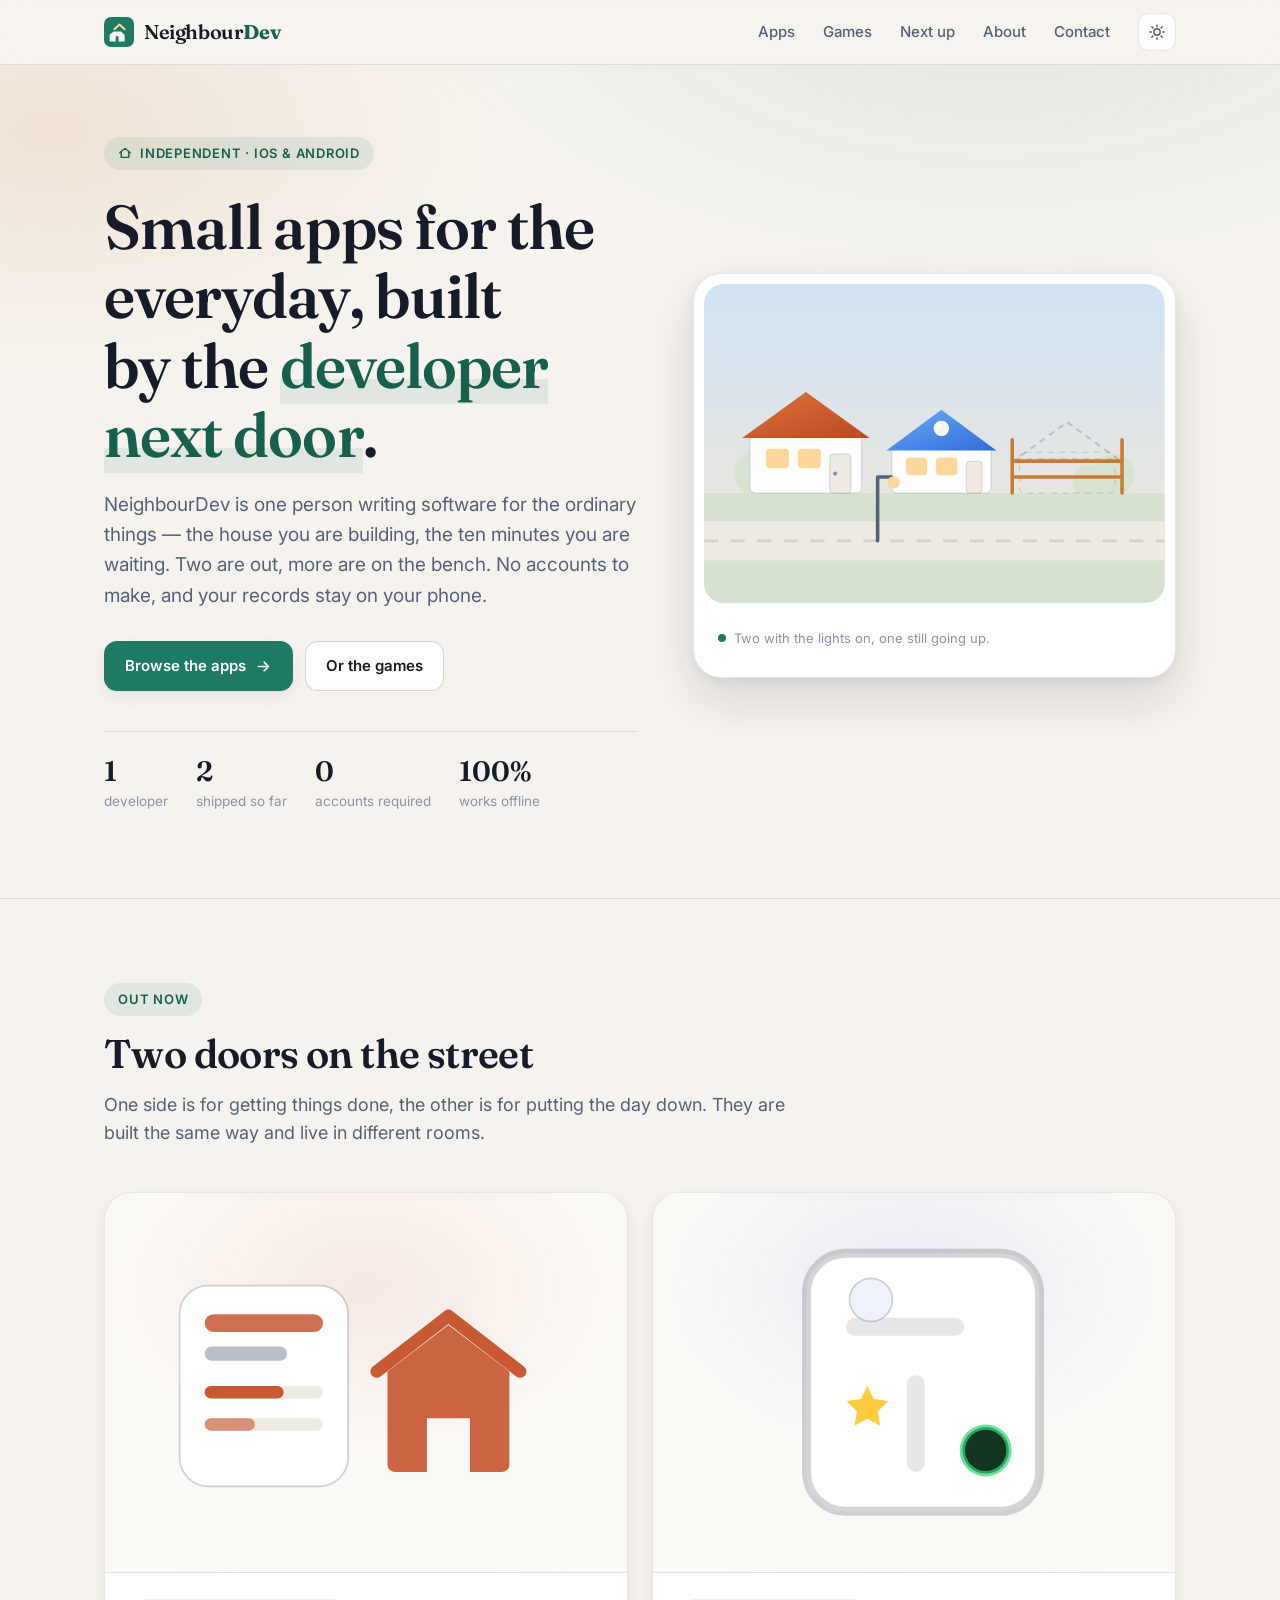
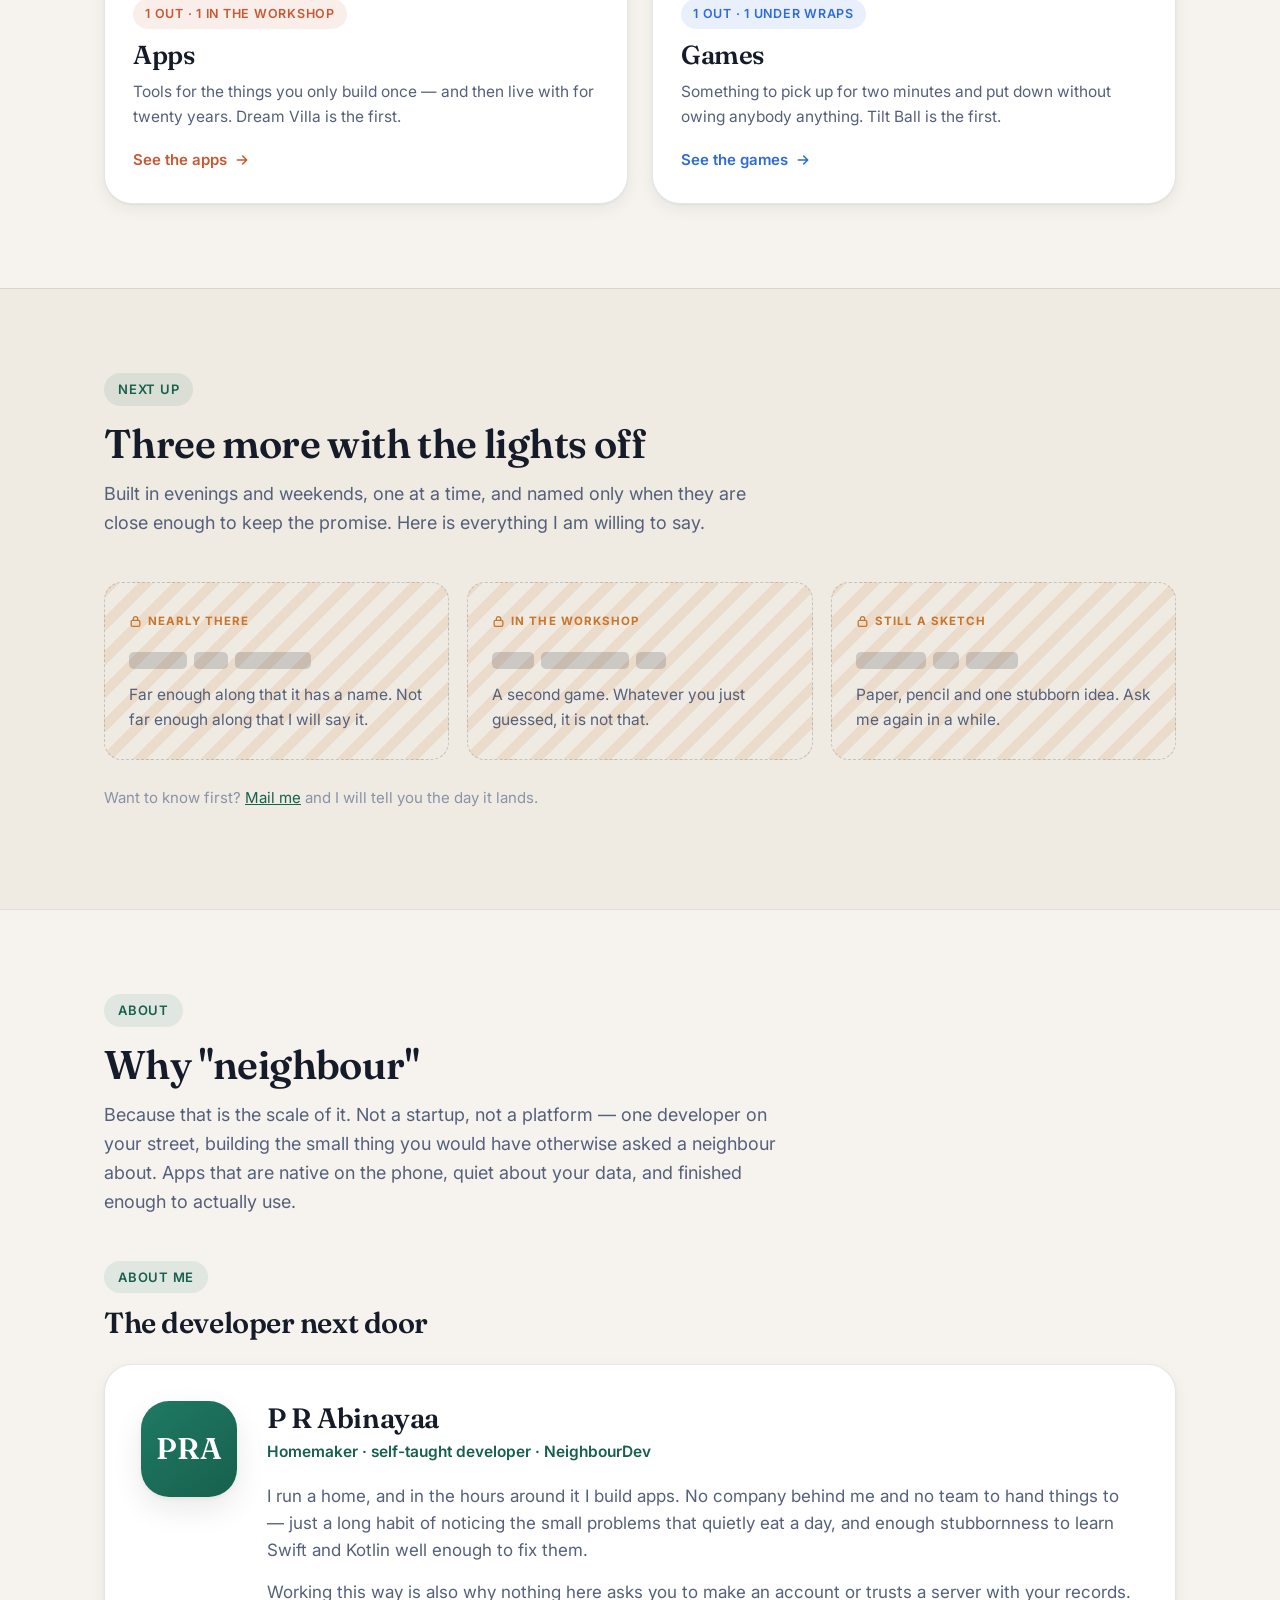
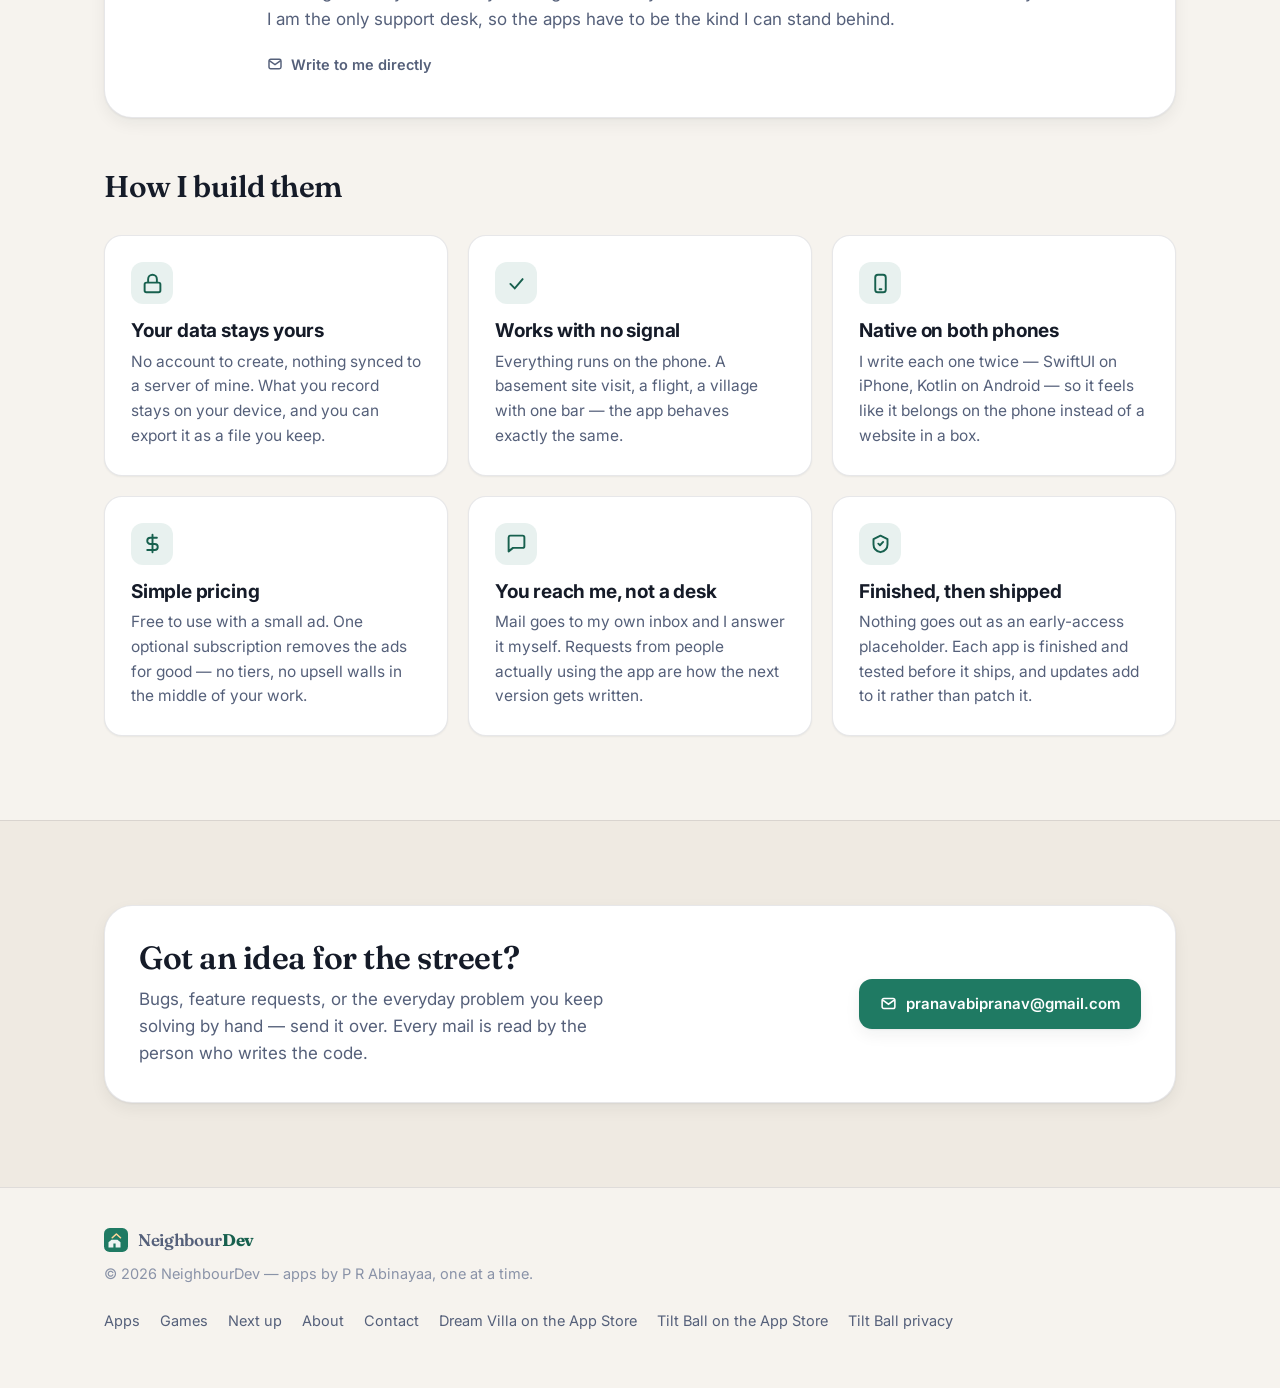
<file: index.html>
<!doctype html>
<html lang="en">
<head>
<meta charset="utf-8">
<meta name="viewport" content="width=device-width, initial-scale=1, viewport-fit=cover">
<title>NeighbourDev — Small apps for the everyday</title>
<meta name="description" content="Apps and games by P R Abinayaa — one self-taught developer building small, useful things for everyday life. Dream Villa keeps every house you own in one file; Tilt Ball is a pocket physics puzzle. More on the way.">
<meta name="theme-color" content="#1f7a63">
<link rel="icon" href="assets/icon.svg" type="image/svg+xml">
<link rel="apple-touch-icon" href="assets/icon.svg">
<link rel="canonical" href="https://neighbourdev.com/">

<meta property="og:type" content="website">
<meta property="og:site_name" content="NeighbourDev">
<meta property="og:url" content="https://neighbourdev.com/">
<meta property="og:title" content="NeighbourDev — Small apps for the everyday">
<meta property="og:description" content="Apps and games by P R Abinayaa — one self-taught developer building small, useful things for everyday life. Dream Villa keeps every house you own in one file; Tilt Ball is a pocket physics puzzle. More on the way.">
<meta property="og:image" content="https://neighbourdev.com/assets/og.png">
<meta name="twitter:card" content="summary_large_image">

<link rel="preconnect" href="https://fonts.googleapis.com">
<link rel="preconnect" href="https://fonts.gstatic.com" crossorigin>
<link rel="stylesheet" href="https://fonts.googleapis.com/css2?family=Fraunces:opsz,wght@9..144,400;9..144,600;9..144,700&family=Inter:wght@400;500;600;700&display=swap">
<link rel="stylesheet" href="assets/styles.css?v=3">

<script>
  /* Theme choice is a per-viewer convenience; storage can throw in private mode. */
  try {
    var t = localStorage.getItem('nd-theme');
    if (t === 'dark' || t === 'light') document.documentElement.setAttribute('data-theme', t);
  } catch (e) {}
</script>
<script type="application/ld+json">
{
  "@context": "https://schema.org",
  "@type": "Organization",
  "name": "NeighbourDev",
  "url": "https://neighbourdev.com/",
  "description": "One developer building small, useful apps and games for everyday life.",
  "founder": { "@type": "Person", "name": "P R Abinayaa" },
  "makesOffer": [
    { "@type": "Offer", "itemOffered": { "@type": "MobileApplication", "name": "Dream Villa: House Manager", "applicationCategory": "Productivity", "operatingSystem": "iOS", "url": "https://apps.apple.com/us/app/dream-villa-house-manager/id6763935516" } },
    { "@type": "Offer", "itemOffered": { "@type": "MobileApplication", "name": "Tilt Ball", "applicationCategory": "Game", "operatingSystem": "iOS", "url": "https://apps.apple.com/us/app/tilt-ball-maze-labyrinth/id6814348135" } }
  ]
}
</script>
</head>
<body>

<header class="site-header">
  <div class="wrap">
    <a class="brand" href="index.html">
      <svg viewBox="0 0 64 64" width="30" height="30" aria-hidden="true">
        <rect width="64" height="64" rx="15" fill="#1f7a63"/>
        <path d="M20 31 12 38v14h13V41h6v11h13V38l-8-7z" fill="#ffffff" fill-opacity=".92"/>
        <path d="M44 26 33 16 22 26" fill="none" stroke="#ffd79a" stroke-width="4.2" stroke-linecap="round" stroke-linejoin="round"/>
      </svg>
      <span class="wordmark">Neighbour<b>Dev</b></span>
    </a>
    <nav class="site-nav" aria-label="Site">
      <a href="apps.html" class="is-key">Apps</a>
      <a href="games.html" class="is-key">Games</a>
      <a href="index.html#next">Next up</a>
      <a href="index.html#about">About</a>
      <a href="index.html#contact">Contact</a>
    </nav>
    <button class="theme-toggle" id="theme-toggle" type="button" aria-label="Switch between light and dark">
      <svg class="sun" viewBox="0 0 24 24" width="18" height="18" fill="none" stroke="currentColor" stroke-width="2" stroke-linecap="round" aria-hidden="true"><circle cx="12" cy="12" r="4.2"/><path d="M12 2.5v2M12 19.5v2M2.5 12h2M19.5 12h2M5.2 5.2l1.4 1.4M17.4 17.4l1.4 1.4M18.8 5.2l-1.4 1.4M6.6 17.4l-1.4 1.4"/></svg>
      <svg class="moon" viewBox="0 0 24 24" width="18" height="18" fill="none" stroke="currentColor" stroke-width="2" stroke-linecap="round" stroke-linejoin="round" aria-hidden="true"><path d="M20 14.5A8.2 8.2 0 0 1 9.5 4 8.5 8.5 0 1 0 20 14.5z"/></svg>
    </button>
  </div>
</header>

<main>

<!-- ───────────────────────── Hero ───────────────────────── -->
<section class="hero">
  <div class="wrap hero-grid">
    <div>
      <span class="eyebrow">
        <svg viewBox="0 0 24 24" width="14" height="14" fill="none" stroke="currentColor" stroke-width="2.4" stroke-linecap="round" aria-hidden="true"><path d="M3 11.5 12 4l9 7.5"/><path d="M5.5 10v9.5h13V10"/></svg>
        Independent · iOS &amp; Android
      </span>

      <h1>Small apps for the everyday, built by the <em>developer next door</em>.</h1>

      <p class="lede">
        NeighbourDev is one person writing software for the ordinary things —
        the house you are building, the ten minutes you are waiting. Two are out,
        more are on the bench. No accounts to make, and your records stay on your phone.
      </p>

      <div class="hero-cta">
        <a class="btn btn-primary" href="apps.html">
          Browse the apps
          <svg viewBox="0 0 24 24" width="17" height="17" fill="none" stroke="currentColor" stroke-width="2.4" stroke-linecap="round" stroke-linejoin="round" aria-hidden="true"><path d="M5 12h13M13 6l6 6-6 6"/></svg>
        </a>
        <a class="btn btn-ghost" href="games.html">Or the games</a>
      </div>

      <div class="stat-row">
        <div class="stat"><b>1</b><span>developer</span></div>
        <div class="stat"><b>2</b><span>shipped so far</span></div>
        <div class="stat"><b>0</b><span>accounts required</span></div>
        <div class="stat"><b>100%</b><span>works offline</span></div>
      </div>
    </div>

    <!-- The street: two houses with the lights on, one still going up. -->
    <div class="street">
      <svg viewBox="0 0 520 360" role="img" aria-label="An illustrated street: two finished houses and one under construction">
        <defs>
          <linearGradient id="sky" x1="0" y1="0" x2="0" y2="1">
            <stop offset="0" stop-color="var(--sky-1)"/>
            <stop offset="1" stop-color="var(--sky-2)"/>
          </linearGradient>
          <linearGradient id="dvroof" x1="0" y1="0" x2="1" y2="1">
            <stop offset="0" stop-color="#e0703f"/><stop offset="1" stop-color="#b84a20"/>
          </linearGradient>
          <linearGradient id="tbroof" x1="0" y1="0" x2="1" y2="1">
            <stop offset="0" stop-color="#6badf7"/><stop offset="1" stop-color="#2e6bd9"/>
          </linearGradient>
        </defs>

        <rect width="520" height="360" rx="20" fill="url(#sky)"/>

        <!-- distant trees -->
        <g fill="var(--grass)" opacity=".85">
          <circle cx="60" cy="214" r="26"/><circle cx="92" cy="220" r="20"/>
          <circle cx="462" cy="216" r="24"/><circle cx="434" cy="222" r="18"/>
        </g>

        <!-- ground -->
        <path d="M0 236h520v104a20 20 0 0 1-20 20H20a20 20 0 0 1-20-20z" fill="var(--grass)"/>
        <path d="M0 268h520v44H0z" fill="var(--canvas-2)"/>
        <g stroke="var(--hairline-strong)" stroke-width="3" stroke-dasharray="16 14" opacity=".7">
          <path d="M0 290h520"/>
        </g>

        <!-- house 1 — Dream Villa -->
        <g>
          <rect x="52" y="168" width="126" height="68" rx="6" fill="var(--surface)" stroke="var(--hairline-strong)"/>
          <path d="M115 122l72 52H43z" fill="url(#dvroof)"/>
          <rect x="70" y="186" width="26" height="22" rx="4" fill="#ffd79a"/>
          <rect x="106" y="186" width="26" height="22" rx="4" fill="#ffd79a"/>
          <rect x="142" y="192" width="24" height="44" rx="4" fill="var(--canvas-2)" stroke="var(--hairline-strong)"/>
          <circle cx="148" cy="214" r="2.4" fill="var(--ink-faint)"/>
        </g>

        <!-- house 2 — Tilt Ball -->
        <g>
          <rect x="212" y="182" width="112" height="54" rx="6" fill="var(--surface)" stroke="var(--hairline-strong)"/>
          <path d="M268 142l62 46H206z" fill="url(#tbroof)"/>
          <rect x="228" y="196" width="24" height="20" rx="4" fill="#ffd79a"/>
          <rect x="262" y="196" width="24" height="20" rx="4" fill="#ffd79a"/>
          <rect x="296" y="200" width="18" height="36" rx="4" fill="var(--canvas-2)" stroke="var(--hairline-strong)"/>
          <circle cx="268" cy="163" r="9" fill="#f2f5fb" stroke="var(--hairline-strong)"/>
          <circle cx="265" cy="160" r="3" fill="#fff"/>
        </g>

        <!-- house 3 — under construction -->
        <g opacity=".95">
          <rect x="356" y="190" width="108" height="46" rx="6" fill="none" stroke="var(--hairline-strong)" stroke-dasharray="7 6"/>
          <path d="M410 156l58 42H352z" fill="none" stroke="var(--hairline-strong)" stroke-width="2.4" stroke-dasharray="7 6"/>
          <g stroke="var(--amber)" stroke-width="4" stroke-linecap="round">
            <path d="M348 236V176M472 236V176M348 200h124M348 218h124"/>
          </g>
        </g>

        <!-- lamp post -->
        <g stroke="var(--ink-soft)" stroke-width="4" stroke-linecap="round" fill="none">
          <path d="M196 290v-72M196 218h16"/>
        </g>
        <circle cx="214" cy="224" r="7" fill="#ffd79a"/>
      </svg>
      <p class="street-caption"><span class="dot" aria-hidden="true"></span> Two with the lights on, one still going up.</p>
    </div>
  </div>
</section>

<!-- ───────────────────────── Two doors ───────────────────────── -->
<section class="section" id="shelf">
  <div class="wrap">
    <div class="section-head reveal">
      <span class="eyebrow">Out now</span>
      <h2>Two doors on the street</h2>
      <p>One side is for getting things done, the other is for putting the day down. They are built the same way and live in different rooms.</p>
    </div>

    <div class="doors reveal">

      <a class="door" href="apps.html" style="--accent: var(--dv); --accent-soft: var(--dv-soft);">
        <div class="door-art">
          <svg viewBox="0 0 260 180" role="img" aria-label="Apps">
            <rect x="26" y="36" width="94" height="112" rx="16" fill="var(--surface)" stroke="var(--hairline-strong)"/>
            <rect x="40" y="52" width="66" height="10" rx="5" fill="var(--dv)" opacity=".85"/>
            <rect x="40" y="70" width="46" height="8" rx="4" fill="var(--ink-faint)" opacity=".6"/>
            <rect x="40" y="92" width="66" height="7" rx="3.5" fill="var(--canvas-2)"/>
            <rect x="40" y="92" width="44" height="7" rx="3.5" fill="var(--dv)"/>
            <rect x="40" y="110" width="66" height="7" rx="3.5" fill="var(--canvas-2)"/>
            <rect x="40" y="110" width="28" height="7" rx="3.5" fill="var(--dv)" opacity=".6"/>
            <path d="M176 58l34 26v52a4 4 0 0 1-4 4h-18v-30h-24v30h-18a4 4 0 0 1-4-4V84z" fill="var(--dv)" opacity=".92"/>
            <path d="M136 84l40-31 40 31" fill="none" stroke="var(--dv)" stroke-width="7" stroke-linecap="round" stroke-linejoin="round"/>
          </svg>
        </div>
        <div class="door-body">
          <span class="app-kicker">1 out · 1 in the workshop</span>
          <h3>Apps</h3>
          <p>Tools for the things you only build once — and then live with for twenty years. Dream Villa is the first.</p>
          <span class="door-more">
            See the apps
            <svg viewBox="0 0 24 24" width="16" height="16" fill="none" stroke="currentColor" stroke-width="2.4" stroke-linecap="round" stroke-linejoin="round" aria-hidden="true"><path d="M5 12h13M13 6l6 6-6 6"/></svg>
          </span>
        </div>
      </a>

      <a class="door" href="games.html" style="--accent: var(--tb); --accent-soft: var(--tb-soft);">
        <div class="door-art">
          <svg viewBox="0 0 260 180" role="img" aria-label="Games">
            <rect x="70" y="18" width="130" height="144" rx="22" fill="var(--surface)" stroke="var(--hairline-strong)" stroke-width="5"/>
            <g fill="var(--hairline)">
              <rect x="92" y="54" width="66" height="10" rx="5"/>
              <rect x="126" y="86" width="10" height="54" rx="5"/>
            </g>
            <path d="M104 92l3.6 7.3 8.1 1.2-5.9 5.7 1.4 8-7.2-3.8-7.2 3.8 1.4-8-5.9-5.7 8.1-1.2z" fill="var(--tb-gold)"/>
            <circle cx="170" cy="128" r="13" fill="#12351f"/>
            <circle cx="170" cy="128" r="13" fill="none" stroke="#36d47a" stroke-width="3" stroke-opacity=".7"/>
            <circle cx="106" cy="44" r="12" fill="#eef3fb" stroke="var(--hairline-strong)"/>
          </svg>
        </div>
        <div class="door-body">
          <span class="app-kicker">1 out · 1 under wraps</span>
          <h3>Games</h3>
          <p>Something to pick up for two minutes and put down without owing anybody anything. Tilt Ball is the first.</p>
          <span class="door-more">
            See the games
            <svg viewBox="0 0 24 24" width="16" height="16" fill="none" stroke="currentColor" stroke-width="2.4" stroke-linecap="round" stroke-linejoin="round" aria-hidden="true"><path d="M5 12h13M13 6l6 6-6 6"/></svg>
          </span>
        </div>
      </a>

    </div>
  </div>
</section>

<section class="section is-alt" id="next">
  <div class="wrap">
    <div class="section-head reveal">
      <span class="eyebrow">Next up</span>
      <h2>Three more with the lights off</h2>
      <p>
        Built in evenings and weekends, one at a time, and named only when they are
        close enough to keep the promise. Here is everything I am willing to say.
      </p>
    </div>

    <div class="teasers reveal">
      <div class="teaser">
        <span class="teaser-tag">
          <svg viewBox="0 0 24 24" width="13" height="13" fill="none" stroke="currentColor" stroke-width="2.4" aria-hidden="true"><rect x="4" y="10" width="16" height="11" rx="2.5"/><path d="M8 10V7a4 4 0 0 1 8 0v3"/></svg>
          Nearly there
        </span>
        <div class="redacted" aria-label="Name withheld"><i style="width:58px"></i><i style="width:34px"></i><i style="width:76px"></i></div>
        <p>Far enough along that it has a name. Not far enough along that I will say it.</p>
      </div>

      <div class="teaser">
        <span class="teaser-tag">
          <svg viewBox="0 0 24 24" width="13" height="13" fill="none" stroke="currentColor" stroke-width="2.4" aria-hidden="true"><rect x="4" y="10" width="16" height="11" rx="2.5"/><path d="M8 10V7a4 4 0 0 1 8 0v3"/></svg>
          In the workshop
        </span>
        <div class="redacted" aria-label="Name withheld"><i style="width:42px"></i><i style="width:88px"></i><i style="width:30px"></i></div>
        <p>A second game. Whatever you just guessed, it is not that.</p>
      </div>

      <div class="teaser">
        <span class="teaser-tag">
          <svg viewBox="0 0 24 24" width="13" height="13" fill="none" stroke="currentColor" stroke-width="2.4" aria-hidden="true"><rect x="4" y="10" width="16" height="11" rx="2.5"/><path d="M8 10V7a4 4 0 0 1 8 0v3"/></svg>
          Still a sketch
        </span>
        <div class="redacted" aria-label="Name withheld"><i style="width:70px"></i><i style="width:26px"></i><i style="width:52px"></i></div>
        <p>Paper, pencil and one stubborn idea. Ask me again in a while.</p>
      </div>

    </div>

    <p style="margin-top:26px;color:var(--ink-faint);font-size:15px">
      Want to know first? <a href="mailto:pranavabipranav@gmail.com?subject=Tell%20me%20when%20the%20next%20one%20lands">Mail me</a> and I will tell you the day it lands.
    </p>
  </div>
</section>

<!-- ───────────────────────── About ───────────────────────── -->
<section class="section" id="about">
  <div class="wrap">
    <div class="section-head reveal">
      <span class="eyebrow">About</span>
      <h2>Why "neighbour"</h2>
      <p>
        Because that is the scale of it. Not a startup, not a platform — one developer
        on your street, building the small thing you would have otherwise asked a
        neighbour about. Apps that are native on the phone, quiet about your data, and
        finished enough to actually use.
      </p>
    </div>

    <div class="section-head reveal" style="margin-bottom:24px">
      <span class="eyebrow">About me</span>
      <h2 style="font-size:clamp(23px,3vw,29px);margin-top:14px">The developer next door</h2>
    </div>

    <div class="bio reveal">
      <div class="bio-mark" aria-hidden="true">PRA</div>
      <div>
        <h3>P R Abinayaa</h3>
        <p class="role">Homemaker · self-taught developer · NeighbourDev</p>
        <p class="bio-copy">
          I run a home, and in the hours around it I build apps. No company behind me and
          no team to hand things to — just a long habit of noticing the small problems
          that quietly eat a day, and enough stubbornness to learn Swift and Kotlin well
          enough to fix them.
        </p>
        <p class="bio-copy">
          Working this way is also why nothing here asks you to make an account or
          trusts a server with your records. I am the only support desk, so the apps have to be the kind
          I can stand behind.
        </p>
        <a class="bio-sign" href="#contact">
          <svg viewBox="0 0 24 24" width="16" height="16" fill="none" stroke="currentColor" stroke-width="2.2" aria-hidden="true"><rect x="3" y="5" width="18" height="14" rx="2.5"/><path d="m3.5 7 8.5 6 8.5-6"/></svg>
          Write to me directly
        </a>
      </div>
    </div>

    <div class="section-head reveal" style="margin-bottom:32px">
      <h2 style="font-size:clamp(24px,3vw,30px)">How I build them</h2>
    </div>

    <div class="grid-3 reveal">
      <div class="tile">
        <span class="ico"><svg viewBox="0 0 24 24" width="21" height="21" fill="none" stroke="currentColor" stroke-width="2.2" aria-hidden="true"><rect x="3" y="11" width="18" height="11" rx="2"/><path d="M7 11V7a5 5 0 0 1 10 0v4"/></svg></span>
        <h3>Your data stays yours</h3>
        <p>No account to create, nothing synced to a server of mine. What you record stays on your device, and you can export it as a file you keep.</p>
      </div>
      <div class="tile">
        <span class="ico"><svg viewBox="0 0 24 24" width="21" height="21" fill="none" stroke="currentColor" stroke-width="2.2" stroke-linecap="round" aria-hidden="true"><path d="M5 12.5 10 17.5 19 7"/></svg></span>
        <h3>Works with no signal</h3>
        <p>Everything runs on the phone. A basement site visit, a flight, a village with one bar — the app behaves exactly the same.</p>
      </div>
      <div class="tile">
        <span class="ico"><svg viewBox="0 0 24 24" width="21" height="21" fill="none" stroke="currentColor" stroke-width="2.2" stroke-linecap="round" stroke-linejoin="round" aria-hidden="true"><rect x="6" y="2" width="12" height="20" rx="3"/><path d="M11 18.5h2"/></svg></span>
        <h3>Native on both phones</h3>
        <p>I write each one twice — SwiftUI on iPhone, Kotlin on Android — so it feels like it belongs on the phone instead of a website in a box.</p>
      </div>
      <div class="tile">
        <span class="ico"><svg viewBox="0 0 24 24" width="21" height="21" fill="none" stroke="currentColor" stroke-width="2.2" stroke-linecap="round" aria-hidden="true"><path d="M12 2v20M17 5.5H9.5a3.5 3.5 0 0 0 0 7h5a3.5 3.5 0 0 1 0 7H6"/></svg></span>
        <h3>Simple pricing</h3>
        <p>Free to use with a small ad. One optional subscription removes the ads for good — no tiers, no upsell walls in the middle of your work.</p>
      </div>
      <div class="tile">
        <span class="ico"><svg viewBox="0 0 24 24" width="21" height="21" fill="none" stroke="currentColor" stroke-width="2.2" stroke-linecap="round" stroke-linejoin="round" aria-hidden="true"><path d="M21 15a2 2 0 0 1-2 2H8l-5 4V5a2 2 0 0 1 2-2h14a2 2 0 0 1 2 2z"/></svg></span>
        <h3>You reach me, not a desk</h3>
        <p>Mail goes to my own inbox and I answer it myself. Requests from people actually using the app are how the next version gets written.</p>
      </div>
      <div class="tile">
        <span class="ico"><svg viewBox="0 0 24 24" width="21" height="21" fill="none" stroke="currentColor" stroke-width="2.2" stroke-linecap="round" stroke-linejoin="round" aria-hidden="true"><path d="M12 3 4 7v6c0 5 3.4 7.7 8 8.9 4.6-1.2 8-3.9 8-8.9V7z"/><path d="M9.5 12.2 11.4 14l3.6-3.8"/></svg></span>
        <h3>Finished, then shipped</h3>
        <p>Nothing goes out as an early-access placeholder. Each app is finished and tested before it ships, and updates add to it rather than patch it.</p>
      </div>
    </div>
  </div>
</section>

<section class="section is-alt" id="contact">
  <div class="wrap">
    <div class="contact-card reveal">
      <div>
        <h2>Got an idea for the street?</h2>
        <p>
          Bugs, feature requests, or the everyday problem you keep solving by hand —
          send it over. Every mail is read by the person who writes the code.
        </p>
      </div>
      <div class="hero-cta" style="margin-top:0">
        <a class="btn btn-primary" href="mailto:pranavabipranav@gmail.com">
          <svg viewBox="0 0 24 24" width="17" height="17" fill="none" stroke="currentColor" stroke-width="2.2" aria-hidden="true"><rect x="3" y="5" width="18" height="14" rx="2.5"/><path d="m3.5 7 8.5 6 8.5-6"/></svg>
          pranavabipranav@gmail.com
        </a>
      </div>
    </div>
  </div>
</section>

</main>

<footer class="site-footer">
  <div class="wrap footer-grid">
    <div>
      <a class="brand" href="index.html" style="margin-bottom:10px">
        <svg viewBox="0 0 64 64" width="24" height="24" aria-hidden="true">
        <rect width="64" height="64" rx="15" fill="#1f7a63"/>
        <path d="M20 31 12 38v14h13V41h6v11h13V38l-8-7z" fill="#ffffff" fill-opacity=".92"/>
        <path d="M44 26 33 16 22 26" fill="none" stroke="#ffd79a" stroke-width="4.2" stroke-linecap="round" stroke-linejoin="round"/>
      </svg>
        <span class="wordmark" style="font-size:17px">Neighbour<b>Dev</b></span>
      </a>
      <div>© <span id="year">2026</span> NeighbourDev — apps by P R Abinayaa, one at a time.</div>
    </div>
    <nav class="footer-links" aria-label="Footer">
      <a href="apps.html">Apps</a>
      <a href="games.html">Games</a>
      <a href="index.html#next">Next up</a>
      <a href="index.html#about">About</a>
      <a href="mailto:pranavabipranav@gmail.com">Contact</a>
      <a href="https://apps.apple.com/us/app/dream-villa-house-manager/id6763935516">Dream Villa on the App Store</a>
      <a href="https://apps.apple.com/us/app/tilt-ball-maze-labyrinth/id6814348135">Tilt Ball on the App Store</a>
      <a href="https://abinayaapr.github.io/TiltBall/privacy.html">Tilt Ball privacy</a>
    </nav>
  </div>
</footer>

<script>
  (function () {
    var root = document.documentElement;

    /* Theme toggle — remembers the choice per browser, silently if storage is blocked. */
    var toggle = document.getElementById('theme-toggle');
    toggle.addEventListener('click', function () {
      var dark = root.getAttribute('data-theme')
        ? root.getAttribute('data-theme') === 'dark'
        : window.matchMedia('(prefers-color-scheme: dark)').matches;
      var next = dark ? 'light' : 'dark';
      root.setAttribute('data-theme', next);
      try { localStorage.setItem('nd-theme', next); } catch (e) {}
    });

    document.getElementById('year').textContent = new Date().getFullYear();

    /* Sections fade in once. Reduced motion skips it (the CSS keeps them visible). */
    var reduce = window.matchMedia('(prefers-reduced-motion: reduce)').matches;
    var items = document.querySelectorAll('.reveal');
    if (reduce || !('IntersectionObserver' in window)) {
      items.forEach(function (el) { el.classList.add('in'); });
    } else {
      var io = new IntersectionObserver(function (entries) {
        entries.forEach(function (e) {
          if (e.isIntersecting) { e.target.classList.add('in'); io.unobserve(e.target); }
        });
      }, { rootMargin: '0px 0px -12% 0px' });
      items.forEach(function (el) { io.observe(el); });
    }
  })();
</script>

</body>
</html>
</file>
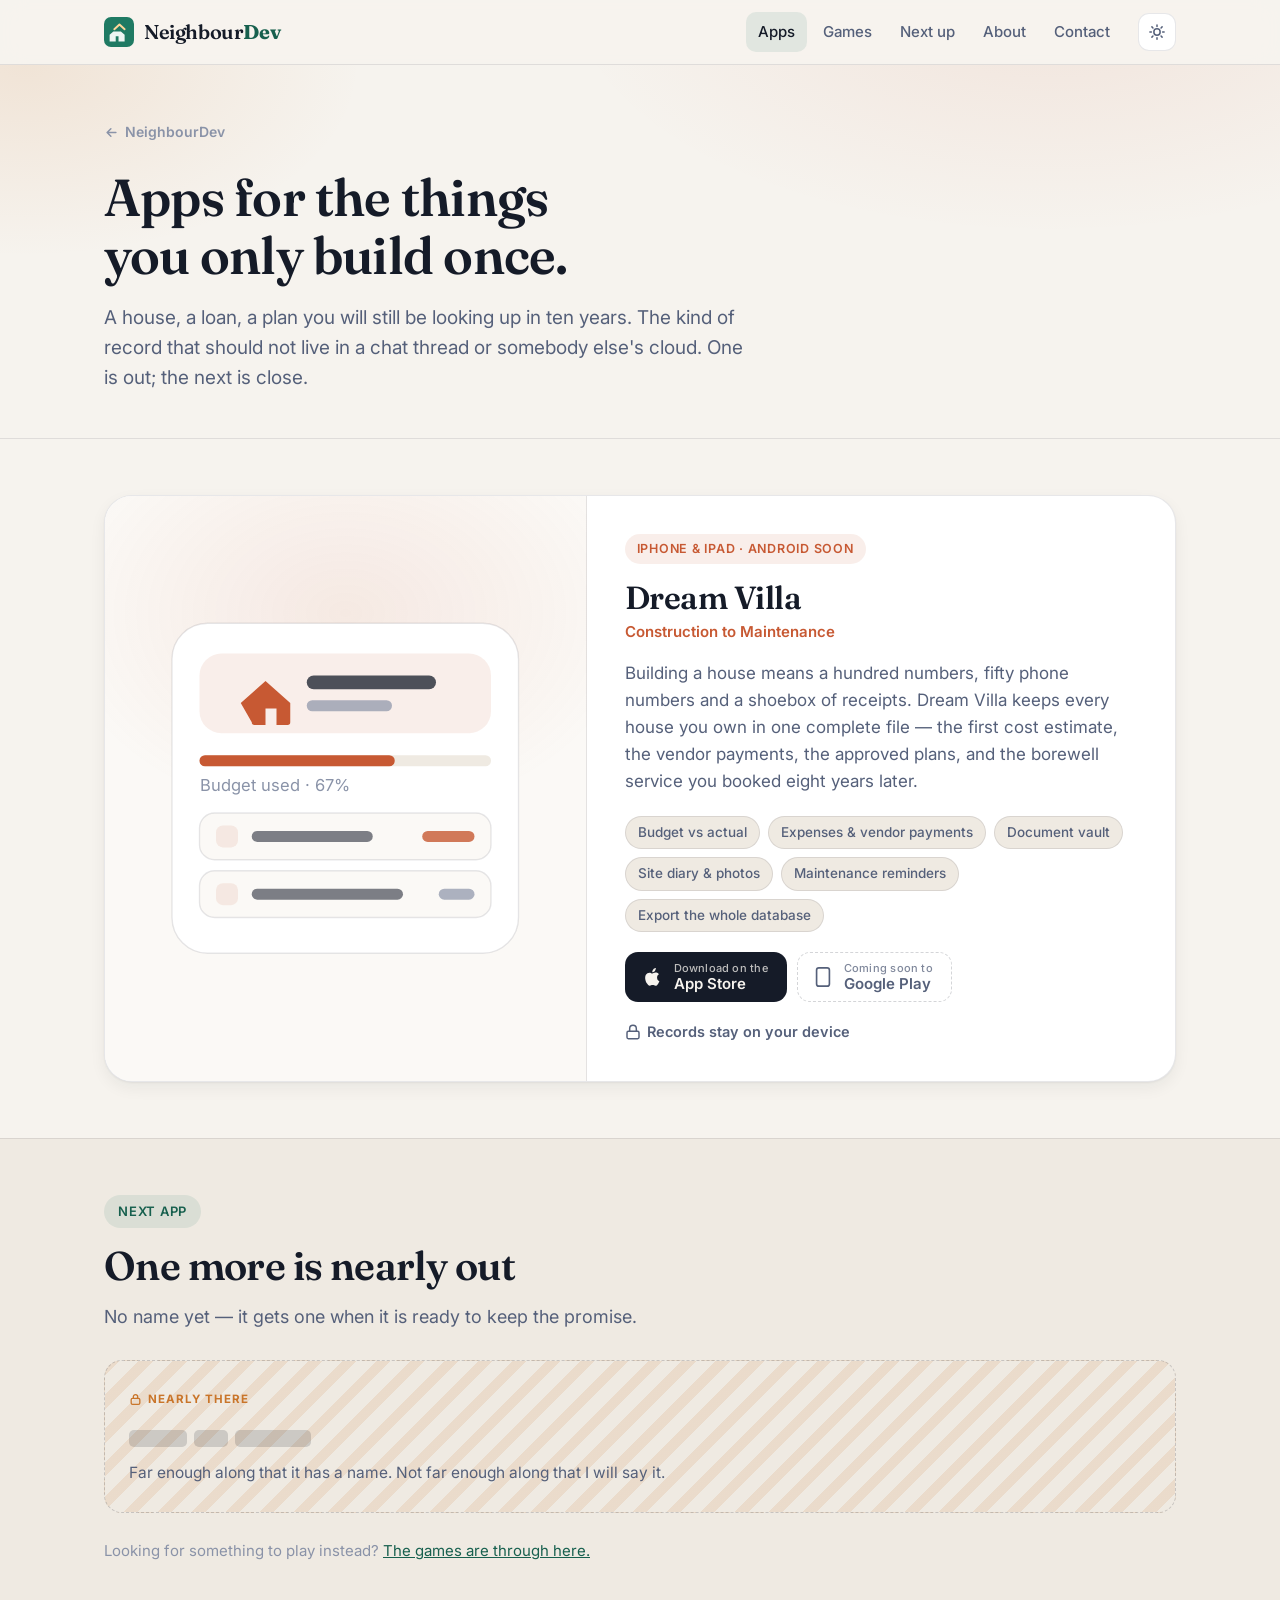
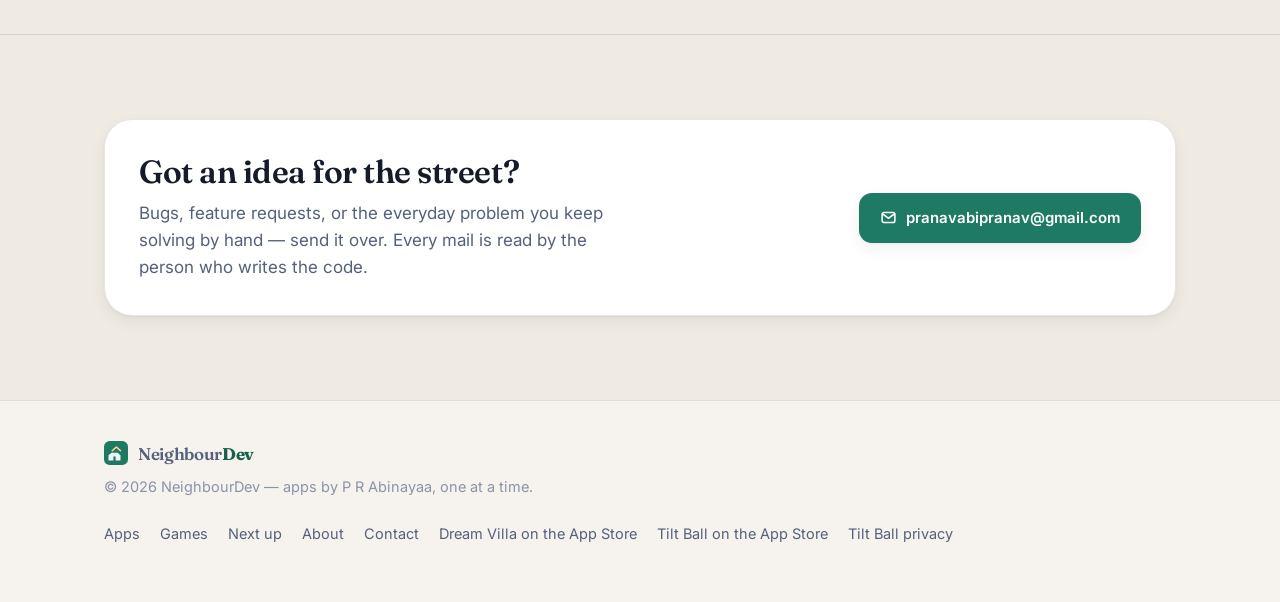
<file: apps.html>
<!doctype html>
<html lang="en">
<head>
<meta charset="utf-8">
<meta name="viewport" content="width=device-width, initial-scale=1, viewport-fit=cover">
<title>Apps — NeighbourDev</title>
<meta name="description" content="The NeighbourDev apps. Dream Villa keeps every house you own in one complete file, from the first cost estimate to the maintenance you booked years later.">
<meta name="theme-color" content="#1f7a63">
<link rel="icon" href="assets/icon.svg" type="image/svg+xml">
<link rel="apple-touch-icon" href="assets/icon.svg">
<link rel="canonical" href="https://neighbourdev.com/apps.html">

<meta property="og:type" content="website">
<meta property="og:site_name" content="NeighbourDev">
<meta property="og:url" content="https://neighbourdev.com/apps.html">
<meta property="og:title" content="Apps — NeighbourDev">
<meta property="og:description" content="The NeighbourDev apps. Dream Villa keeps every house you own in one complete file, from the first cost estimate to the maintenance you booked years later.">
<meta property="og:image" content="https://neighbourdev.com/assets/og.png">
<meta name="twitter:card" content="summary_large_image">

<link rel="preconnect" href="https://fonts.googleapis.com">
<link rel="preconnect" href="https://fonts.gstatic.com" crossorigin>
<link rel="stylesheet" href="https://fonts.googleapis.com/css2?family=Fraunces:opsz,wght@9..144,400;9..144,600;9..144,700&family=Inter:wght@400;500;600;700&display=swap">
<link rel="stylesheet" href="assets/styles.css?v=3">

<script>
  /* Theme choice is a per-viewer convenience; storage can throw in private mode. */
  try {
    var t = localStorage.getItem('nd-theme');
    if (t === 'dark' || t === 'light') document.documentElement.setAttribute('data-theme', t);
  } catch (e) {}
</script>
</head>
<body>

<header class="site-header">
  <div class="wrap">
    <a class="brand" href="index.html">
      <svg viewBox="0 0 64 64" width="30" height="30" aria-hidden="true">
        <rect width="64" height="64" rx="15" fill="#1f7a63"/>
        <path d="M20 31 12 38v14h13V41h6v11h13V38l-8-7z" fill="#ffffff" fill-opacity=".92"/>
        <path d="M44 26 33 16 22 26" fill="none" stroke="#ffd79a" stroke-width="4.2" stroke-linecap="round" stroke-linejoin="round"/>
      </svg>
      <span class="wordmark">Neighbour<b>Dev</b></span>
    </a>
    <nav class="site-nav" aria-label="Site">
      <a href="apps.html" class="is-key is-current">Apps</a>
      <a href="games.html" class="is-key">Games</a>
      <a href="index.html#next">Next up</a>
      <a href="index.html#about">About</a>
      <a href="index.html#contact">Contact</a>
    </nav>
    <button class="theme-toggle" id="theme-toggle" type="button" aria-label="Switch between light and dark">
      <svg class="sun" viewBox="0 0 24 24" width="18" height="18" fill="none" stroke="currentColor" stroke-width="2" stroke-linecap="round" aria-hidden="true"><circle cx="12" cy="12" r="4.2"/><path d="M12 2.5v2M12 19.5v2M2.5 12h2M19.5 12h2M5.2 5.2l1.4 1.4M17.4 17.4l1.4 1.4M18.8 5.2l-1.4 1.4M6.6 17.4l-1.4 1.4"/></svg>
      <svg class="moon" viewBox="0 0 24 24" width="18" height="18" fill="none" stroke="currentColor" stroke-width="2" stroke-linecap="round" stroke-linejoin="round" aria-hidden="true"><path d="M20 14.5A8.2 8.2 0 0 1 9.5 4 8.5 8.5 0 1 0 20 14.5z"/></svg>
    </button>
  </div>
</header>

<main>

<section class="page-head" style="--accent-soft: var(--dv-soft)">
  <div class="wrap">
    <a class="crumb" href="index.html">
      <svg viewBox="0 0 24 24" width="15" height="15" fill="none" stroke="currentColor" stroke-width="2.4" stroke-linecap="round" stroke-linejoin="round" aria-hidden="true"><path d="M19 12H6M11 6l-6 6 6 6"/></svg>
      NeighbourDev
    </a>
    <h1>Apps for the things<br>you only build once.</h1>
    <p class="lede">
      A house, a loan, a plan you will still be looking up in ten years. The kind of
      record that should not live in a chat thread or somebody else's cloud.
      One is out; the next is close.
    </p>
  </div>
</section>

<section class="section is-tight">
  <div class="wrap">
    <div class="apps">

      <article class="app-card reveal" style="--accent: var(--dv); --accent-soft: var(--dv-soft); --art-glow: var(--dv-soft);">
        <div class="app-art">
          <svg viewBox="0 0 300 300" role="img" aria-label="Dream Villa: a house record with budget, documents and maintenance">
            <rect x="24" y="30" width="252" height="240" rx="26" fill="var(--surface)" stroke="var(--hairline)"/>
            <rect x="44" y="52" width="212" height="58" rx="16" fill="var(--dv-soft)"/>
            <path d="M74 88 92 72l18 16v14a2 2 0 0 1-2 2h-8V92h-8v12h-8a2 2 0 0 1-2-2z" fill="var(--dv)"/>
            <rect x="122" y="68" width="94" height="10" rx="5" fill="var(--ink)" opacity=".75"/>
            <rect x="122" y="86" width="62" height="8" rx="4" fill="var(--ink-faint)" opacity=".7"/>

            <rect x="44" y="126" width="212" height="8" rx="4" fill="var(--canvas-2)"/>
            <rect x="44" y="126" width="142" height="8" rx="4" fill="var(--dv)"/>
            <text x="44" y="152" font-family="Inter, sans-serif" font-size="12" fill="var(--ink-faint)">Budget used · 67%</text>

            <g>
              <rect x="44" y="168" width="212" height="34" rx="11" fill="var(--surface-alt)" stroke="var(--hairline)"/>
              <rect x="56" y="177" width="16" height="16" rx="5" fill="var(--dv-soft)"/>
              <rect x="82" y="181" width="88" height="8" rx="4" fill="var(--ink)" opacity=".55"/>
              <rect x="206" y="181" width="38" height="8" rx="4" fill="var(--dv)" opacity=".8"/>
            </g>
            <g>
              <rect x="44" y="210" width="212" height="34" rx="11" fill="var(--surface-alt)" stroke="var(--hairline)"/>
              <rect x="56" y="219" width="16" height="16" rx="5" fill="var(--dv-soft)"/>
              <rect x="82" y="223" width="110" height="8" rx="4" fill="var(--ink)" opacity=".55"/>
              <rect x="218" y="223" width="26" height="8" rx="4" fill="var(--ink-faint)" opacity=".7"/>
            </g>
          </svg>
        </div>

        <div class="app-body">
          <span class="app-kicker">iPhone &amp; iPad · Android soon</span>
          <h3>Dream Villa</h3>
          <p class="app-tagline">Construction to Maintenance</p>
          <p class="copy">
            Building a house means a hundred numbers, fifty phone numbers and a shoebox of
            receipts. Dream Villa keeps every house you own in one complete file — the first
            cost estimate, the vendor payments, the approved plans, and the borewell service
            you booked eight years later.
          </p>
          <ul class="chips">
            <li>Budget vs actual</li>
            <li>Expenses &amp; vendor payments</li>
            <li>Document vault</li>
            <li>Site diary &amp; photos</li>
            <li>Maintenance reminders</li>
            <li>Export the whole database</li>
          </ul>
          <div class="store-row">
            <a class="store-btn" href="https://apps.apple.com/us/app/dream-villa-house-manager/id6763935516">
              <svg viewBox="0 0 24 24" width="24" height="24" fill="currentColor" aria-hidden="true"><path d="M17.05 12.63c-.02-2.2 1.8-3.26 1.88-3.31-1.02-1.5-2.62-1.7-3.19-1.72-1.36-.14-2.65.8-3.34.8-.69 0-1.75-.78-2.88-.76-1.48.02-2.85.86-3.61 2.18-1.54 2.67-.39 6.62 1.11 8.79.73 1.06 1.61 2.25 2.75 2.21 1.1-.04 1.52-.71 2.86-.71 1.33 0 1.71.71 2.88.69 1.19-.02 1.94-1.08 2.67-2.14.84-1.23 1.19-2.42 1.21-2.48-.03-.01-2.32-.89-2.34-3.55zM14.88 5.9c.61-.74 1.02-1.77.91-2.8-.88.04-1.94.59-2.57 1.32-.56.65-1.05 1.7-.92 2.7.98.08 1.98-.5 2.58-1.22z"/></svg>
              <span><small>Download on the</small>App&nbsp;Store</span>
            </a>
            <span class="store-btn is-soon">
              <svg viewBox="0 0 24 24" width="22" height="22" fill="none" stroke="currentColor" stroke-width="1.8" aria-hidden="true"><rect x="5" y="2" width="14" height="20" rx="2.5"/><path d="M12 18h.01"/></svg>
              <span><small>Coming soon to</small>Google&nbsp;Play</span>
            </span>
          </div>
          <div class="app-links">
            <span class="text-link">
              <svg viewBox="0 0 24 24" width="16" height="16" fill="none" stroke="currentColor" stroke-width="2.2" aria-hidden="true"><rect x="3" y="11" width="18" height="11" rx="2"/><path d="M7 11V7a5 5 0 0 1 10 0v4"/></svg>
              Records stay on your device
            </span>
          </div>
        </div>
      </article>
    </div>
  </div>
</section>

<section class="section is-alt is-tight">
  <div class="wrap">
    <div class="section-head reveal" style="margin-bottom:28px">
      <span class="eyebrow">Next app</span>
      <h2>One more is nearly out</h2>
      <p>No name yet — it gets one when it is ready to keep the promise.</p>
    </div>
    <div class="teasers reveal">
      <div class="teaser">
        <span class="teaser-tag">
          <svg viewBox="0 0 24 24" width="13" height="13" fill="none" stroke="currentColor" stroke-width="2.4" aria-hidden="true"><rect x="4" y="10" width="16" height="11" rx="2.5"/><path d="M8 10V7a4 4 0 0 1 8 0v3"/></svg>
          Nearly there
        </span>
        <div class="redacted" aria-label="Name withheld"><i style="width:58px"></i><i style="width:34px"></i><i style="width:76px"></i></div>
        <p>Far enough along that it has a name. Not far enough along that I will say it.</p>
      </div>
    </div>
    <p style="margin-top:26px;color:var(--ink-faint);font-size:15px">
      Looking for something to play instead? <a href="games.html">The games are through here.</a>
    </p>
  </div>
</section>

<section class="section is-alt" id="contact">
  <div class="wrap">
    <div class="contact-card reveal">
      <div>
        <h2>Got an idea for the street?</h2>
        <p>
          Bugs, feature requests, or the everyday problem you keep solving by hand —
          send it over. Every mail is read by the person who writes the code.
        </p>
      </div>
      <div class="hero-cta" style="margin-top:0">
        <a class="btn btn-primary" href="mailto:pranavabipranav@gmail.com">
          <svg viewBox="0 0 24 24" width="17" height="17" fill="none" stroke="currentColor" stroke-width="2.2" aria-hidden="true"><rect x="3" y="5" width="18" height="14" rx="2.5"/><path d="m3.5 7 8.5 6 8.5-6"/></svg>
          pranavabipranav@gmail.com
        </a>
      </div>
    </div>
  </div>
</section>

</main>

<footer class="site-footer">
  <div class="wrap footer-grid">
    <div>
      <a class="brand" href="index.html" style="margin-bottom:10px">
        <svg viewBox="0 0 64 64" width="24" height="24" aria-hidden="true">
        <rect width="64" height="64" rx="15" fill="#1f7a63"/>
        <path d="M20 31 12 38v14h13V41h6v11h13V38l-8-7z" fill="#ffffff" fill-opacity=".92"/>
        <path d="M44 26 33 16 22 26" fill="none" stroke="#ffd79a" stroke-width="4.2" stroke-linecap="round" stroke-linejoin="round"/>
      </svg>
        <span class="wordmark" style="font-size:17px">Neighbour<b>Dev</b></span>
      </a>
      <div>© <span id="year">2026</span> NeighbourDev — apps by P R Abinayaa, one at a time.</div>
    </div>
    <nav class="footer-links" aria-label="Footer">
      <a href="apps.html">Apps</a>
      <a href="games.html">Games</a>
      <a href="index.html#next">Next up</a>
      <a href="index.html#about">About</a>
      <a href="mailto:pranavabipranav@gmail.com">Contact</a>
      <a href="https://apps.apple.com/us/app/dream-villa-house-manager/id6763935516">Dream Villa on the App Store</a>
      <a href="https://apps.apple.com/us/app/tilt-ball-maze-labyrinth/id6814348135">Tilt Ball on the App Store</a>
      <a href="https://abinayaapr.github.io/TiltBall/privacy.html">Tilt Ball privacy</a>
    </nav>
  </div>
</footer>

<script>
  (function () {
    var root = document.documentElement;

    /* Theme toggle — remembers the choice per browser, silently if storage is blocked. */
    var toggle = document.getElementById('theme-toggle');
    toggle.addEventListener('click', function () {
      var dark = root.getAttribute('data-theme')
        ? root.getAttribute('data-theme') === 'dark'
        : window.matchMedia('(prefers-color-scheme: dark)').matches;
      var next = dark ? 'light' : 'dark';
      root.setAttribute('data-theme', next);
      try { localStorage.setItem('nd-theme', next); } catch (e) {}
    });

    document.getElementById('year').textContent = new Date().getFullYear();

    /* Sections fade in once. Reduced motion skips it (the CSS keeps them visible). */
    var reduce = window.matchMedia('(prefers-reduced-motion: reduce)').matches;
    var items = document.querySelectorAll('.reveal');
    if (reduce || !('IntersectionObserver' in window)) {
      items.forEach(function (el) { el.classList.add('in'); });
    } else {
      var io = new IntersectionObserver(function (entries) {
        entries.forEach(function (e) {
          if (e.isIntersecting) { e.target.classList.add('in'); io.unobserve(e.target); }
        });
      }, { rootMargin: '0px 0px -12% 0px' });
      items.forEach(function (el) { io.observe(el); });
    }
  })();
</script>

</body>
</html>
</file>
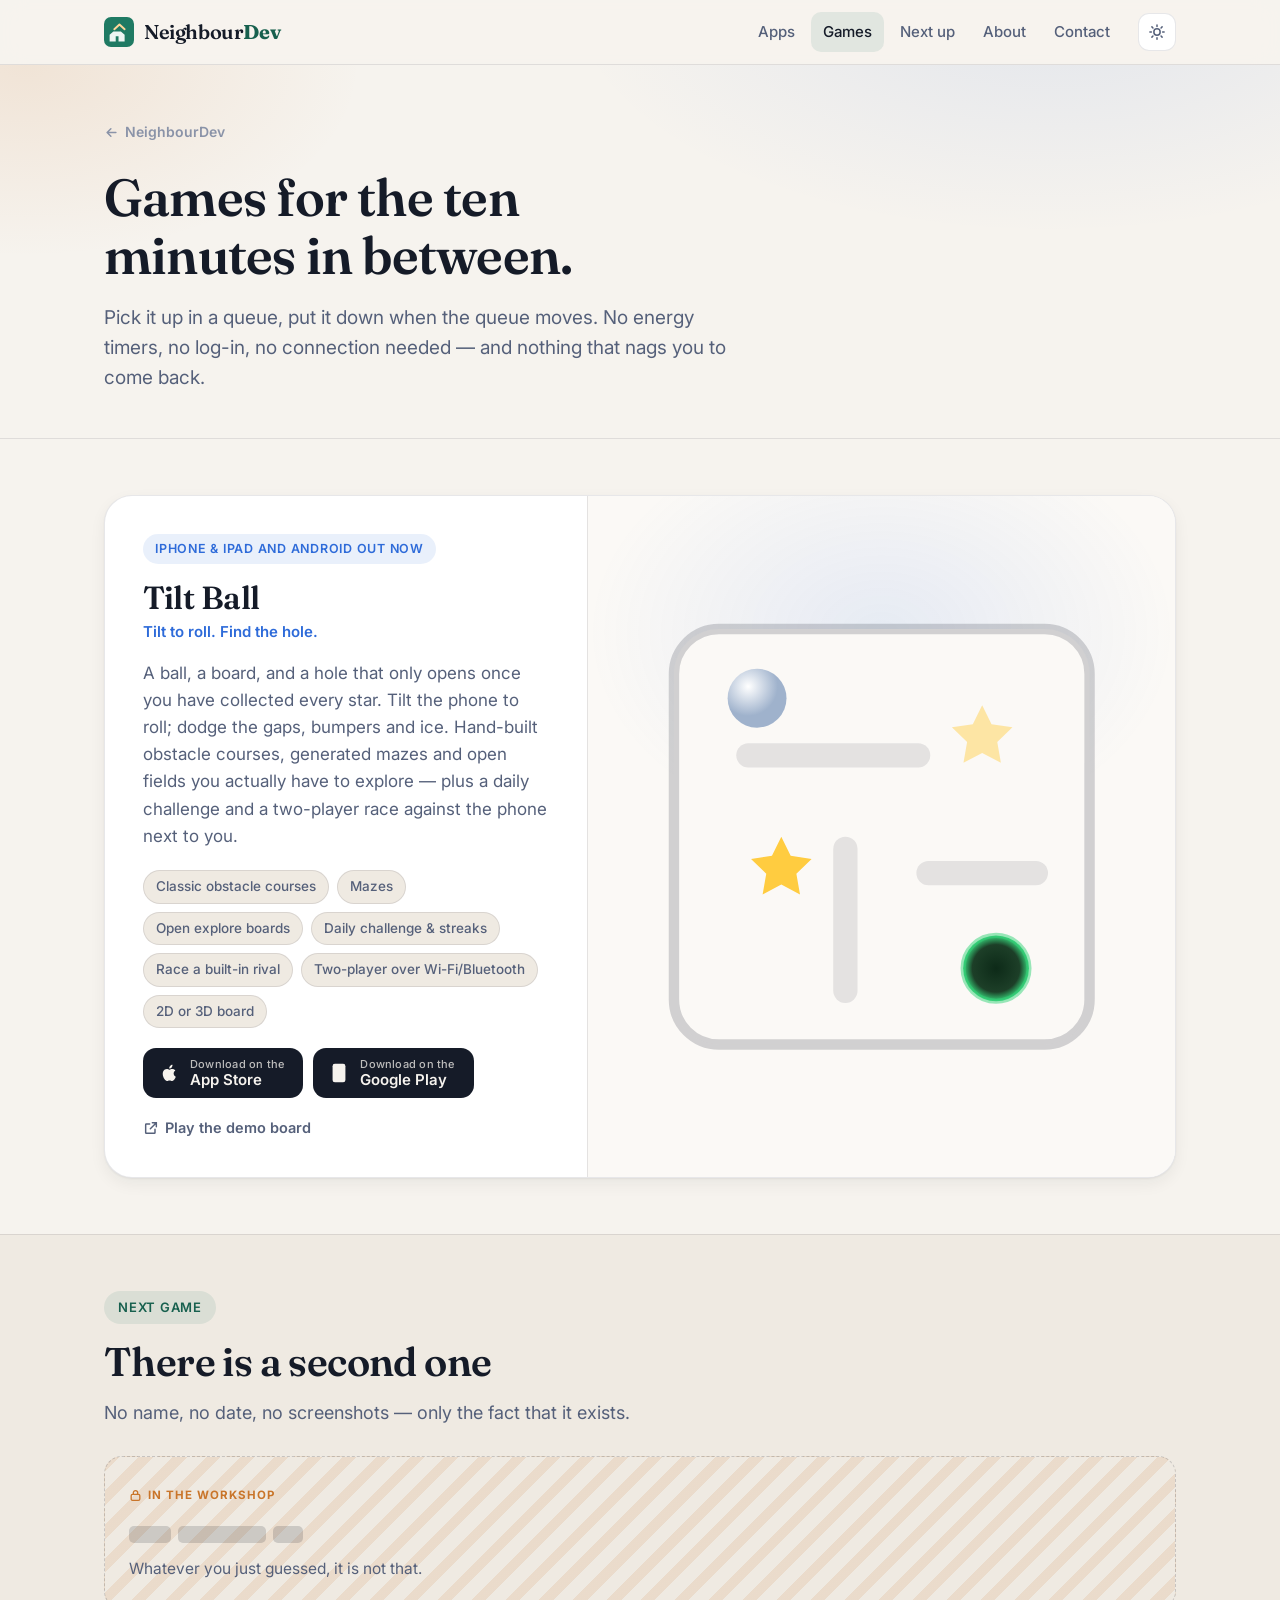
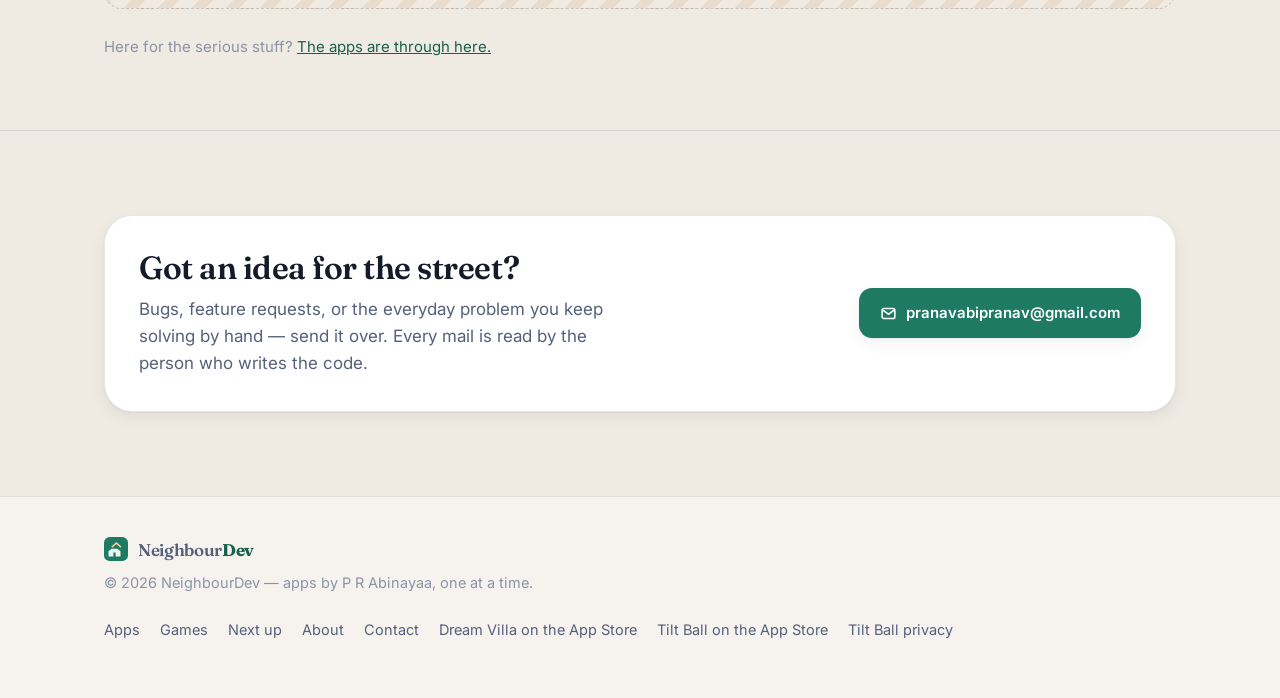
<file: games.html>
<!doctype html>
<html lang="en">
<head>
<meta charset="utf-8">
<meta name="viewport" content="width=device-width, initial-scale=1, viewport-fit=cover">
<title>Games — NeighbourDev</title>
<meta name="description" content="The NeighbourDev games. Tilt Ball is a pocket physics puzzle: tilt the phone, roll the ball, collect the stars and find the hole. Fully offline, with a two-player race against the phone next to you.">
<meta name="theme-color" content="#1f7a63">
<link rel="icon" href="assets/icon.svg" type="image/svg+xml">
<link rel="apple-touch-icon" href="assets/icon.svg">
<link rel="canonical" href="https://neighbourdev.com/games.html">

<meta property="og:type" content="website">
<meta property="og:site_name" content="NeighbourDev">
<meta property="og:url" content="https://neighbourdev.com/games.html">
<meta property="og:title" content="Games — NeighbourDev">
<meta property="og:description" content="The NeighbourDev games. Tilt Ball is a pocket physics puzzle: tilt the phone, roll the ball, collect the stars and find the hole. Fully offline, with a two-player race against the phone next to you.">
<meta property="og:image" content="https://neighbourdev.com/assets/og.png">
<meta name="twitter:card" content="summary_large_image">

<link rel="preconnect" href="https://fonts.googleapis.com">
<link rel="preconnect" href="https://fonts.gstatic.com" crossorigin>
<link rel="stylesheet" href="https://fonts.googleapis.com/css2?family=Fraunces:opsz,wght@9..144,400;9..144,600;9..144,700&family=Inter:wght@400;500;600;700&display=swap">
<link rel="stylesheet" href="assets/styles.css?v=3">

<script>
  /* Theme choice is a per-viewer convenience; storage can throw in private mode. */
  try {
    var t = localStorage.getItem('nd-theme');
    if (t === 'dark' || t === 'light') document.documentElement.setAttribute('data-theme', t);
  } catch (e) {}
</script>
</head>
<body>

<header class="site-header">
  <div class="wrap">
    <a class="brand" href="index.html">
      <svg viewBox="0 0 64 64" width="30" height="30" aria-hidden="true">
        <rect width="64" height="64" rx="15" fill="#1f7a63"/>
        <path d="M20 31 12 38v14h13V41h6v11h13V38l-8-7z" fill="#ffffff" fill-opacity=".92"/>
        <path d="M44 26 33 16 22 26" fill="none" stroke="#ffd79a" stroke-width="4.2" stroke-linecap="round" stroke-linejoin="round"/>
      </svg>
      <span class="wordmark">Neighbour<b>Dev</b></span>
    </a>
    <nav class="site-nav" aria-label="Site">
      <a href="apps.html" class="is-key">Apps</a>
      <a href="games.html" class="is-key is-current">Games</a>
      <a href="index.html#next">Next up</a>
      <a href="index.html#about">About</a>
      <a href="index.html#contact">Contact</a>
    </nav>
    <button class="theme-toggle" id="theme-toggle" type="button" aria-label="Switch between light and dark">
      <svg class="sun" viewBox="0 0 24 24" width="18" height="18" fill="none" stroke="currentColor" stroke-width="2" stroke-linecap="round" aria-hidden="true"><circle cx="12" cy="12" r="4.2"/><path d="M12 2.5v2M12 19.5v2M2.5 12h2M19.5 12h2M5.2 5.2l1.4 1.4M17.4 17.4l1.4 1.4M18.8 5.2l-1.4 1.4M6.6 17.4l-1.4 1.4"/></svg>
      <svg class="moon" viewBox="0 0 24 24" width="18" height="18" fill="none" stroke="currentColor" stroke-width="2" stroke-linecap="round" stroke-linejoin="round" aria-hidden="true"><path d="M20 14.5A8.2 8.2 0 0 1 9.5 4 8.5 8.5 0 1 0 20 14.5z"/></svg>
    </button>
  </div>
</header>

<main>

<section class="page-head" style="--accent-soft: var(--tb-soft)">
  <div class="wrap">
    <a class="crumb" href="index.html">
      <svg viewBox="0 0 24 24" width="15" height="15" fill="none" stroke="currentColor" stroke-width="2.4" stroke-linecap="round" stroke-linejoin="round" aria-hidden="true"><path d="M19 12H6M11 6l-6 6 6 6"/></svg>
      NeighbourDev
    </a>
    <h1>Games for the ten<br>minutes in between.</h1>
    <p class="lede">
      Pick it up in a queue, put it down when the queue moves. No energy timers, no
      log-in, no connection needed — and nothing that nags you to come back.
    </p>
  </div>
</section>

<section class="section is-tight">
  <div class="wrap">
    <div class="apps">

      <article class="app-card is-flipped reveal" style="--accent: var(--tb); --accent-soft: var(--tb-soft); --art-glow: var(--tb-soft);">
        <div class="app-art">
          <svg viewBox="0 0 300 300" id="tb-board" role="img" aria-label="Tilt Ball: a ball rolling across a board towards the hole">
            <defs>
              <radialGradient id="ballg" cx="35%" cy="30%">
                <stop offset="0" stop-color="#ffffff"/><stop offset="1" stop-color="#9fb2cc"/>
              </radialGradient>
              <radialGradient id="holeg" cx="50%" cy="50%">
                <stop offset="0" stop-color="#0d2a18"/><stop offset="0.72" stop-color="#1d3f28"/><stop offset="1" stop-color="#36d47a"/>
              </radialGradient>
            </defs>
            <g id="tb-tilt">
              <rect x="30" y="30" width="240" height="240" rx="26" fill="var(--surface-alt)" stroke="var(--hairline-strong)" stroke-width="6"/>
              <g fill="var(--hairline)">
                <rect x="66" y="96" width="112" height="14" rx="7"/>
                <rect x="122" y="150" width="14" height="96" rx="7"/>
                <rect x="170" y="164" width="76" height="14" rx="7"/>
              </g>
              <g fill="var(--tb-gold)">
                <path d="M92 150l5.4 11 12.1 1.8-8.8 8.5 2.1 12-10.8-5.7-10.8 5.7 2.1-12-8.8-8.5 12.1-1.8z"/>
                <path d="M208 74l5.4 11 12.1 1.8-8.8 8.5 2.1 12-10.8-5.7-10.8 5.7 2.1-12-8.8-8.5 12.1-1.8z" opacity=".45"/>
              </g>
              <circle cx="216" cy="226" r="19" fill="url(#holeg)"/>
              <circle cx="216" cy="226" r="19" fill="none" stroke="#36d47a" stroke-opacity=".5" stroke-width="3"/>
              <circle id="tb-ball" cx="78" cy="70" r="17" fill="url(#ballg)"/>
            </g>
          </svg>
        </div>

        <div class="app-body">
          <span class="app-kicker">iPhone &amp; iPad and Android Out Now</span>
          <h3>Tilt Ball</h3>
          <p class="app-tagline">Tilt to roll. Find the hole.</p>
          <p class="copy">
            A ball, a board, and a hole that only opens once you have collected every star.
            Tilt the phone to roll; dodge the gaps, bumpers and ice. Hand-built obstacle
            courses, generated mazes and open fields you actually have to explore — plus a
            daily challenge and a two-player race against the phone next to you.
          </p>
          <ul class="chips">
            <li>Classic obstacle courses</li>
            <li>Mazes</li>
            <li>Open explore boards</li>
            <li>Daily challenge &amp; streaks</li>
            <li>Race a built-in rival</li>
            <li>Two-player over Wi-Fi/Bluetooth</li>
            <li>2D or 3D board</li>
          </ul>
          <div class="store-row">
            <a class="store-btn" href="https://apps.apple.com/us/app/tilt-ball-maze-labyrinth/id6814348135">
              <svg viewBox="0 0 24 24" width="22" height="22" fill="currentColor" aria-hidden="true"><path d="M17.05 12.63c-.02-2.2 1.8-3.26 1.88-3.31-1.02-1.5-2.62-1.7-3.19-1.72-1.36-.14-2.65.8-3.34.8-.69 0-1.75-.78-2.88-.76-1.48.02-2.85.86-3.61 2.18-1.54 2.67-.39 6.62 1.11 8.79.73 1.06 1.61 2.25 2.75 2.21 1.1-.04 1.52-.71 2.86-.71 1.33 0 1.71.71 2.88.69 1.19-.02 1.94-1.08 2.67-2.14.84-1.23 1.19-2.42 1.21-2.48-.03-.01-2.32-.89-2.34-3.55zM14.88 5.9c.61-.74 1.02-1.77.91-2.8-.88.04-1.94.59-2.57 1.32-.56.65-1.05 1.7-.92 2.7.98.08 1.98-.5 2.58-1.22z"/></svg>
              <span><small>Download on the</small>App&nbsp;Store</span>
            </a>
            <a class="store-btn" href="https://play.google.com/store/apps/details?id=com.abi.tiltball">
              <svg viewBox="0 0 24 24" width="22" height="22" fill="currentColor" aria-hidden="true"><rect x="5" y="2" width="14" height="20" rx="2.5"/><path d="M12 18h.01"/></svg>
              <span><small>Download on the</small>Google&nbsp;Play</span>
            </a>
          </div>
          <div class="app-links">
            <a class="text-link" href="https://abinayaapr.github.io/TiltBall/">
              <svg viewBox="0 0 24 24" width="16" height="16" fill="none" stroke="currentColor" stroke-width="2.2" stroke-linecap="round" aria-hidden="true"><path d="M14 4h6v6M20 4l-9 9M18 14v5a1 1 0 0 1-1 1H5a1 1 0 0 1-1-1V7a1 1 0 0 1 1-1h5"/></svg>
              Play the demo board
            </a>
          </div>
        </div>
      </article>
    </div>
  </div>
</section>

<section class="section is-alt is-tight">
  <div class="wrap">
    <div class="section-head reveal" style="margin-bottom:28px">
      <span class="eyebrow">Next game</span>
      <h2>There is a second one</h2>
      <p>No name, no date, no screenshots — only the fact that it exists.</p>
    </div>
    <div class="teasers reveal">
      <div class="teaser">
        <span class="teaser-tag">
          <svg viewBox="0 0 24 24" width="13" height="13" fill="none" stroke="currentColor" stroke-width="2.4" aria-hidden="true"><rect x="4" y="10" width="16" height="11" rx="2.5"/><path d="M8 10V7a4 4 0 0 1 8 0v3"/></svg>
          In the workshop
        </span>
        <div class="redacted" aria-label="Name withheld"><i style="width:42px"></i><i style="width:88px"></i><i style="width:30px"></i></div>
        <p>Whatever you just guessed, it is not that.</p>
      </div>
    </div>
    <p style="margin-top:26px;color:var(--ink-faint);font-size:15px">
      Here for the serious stuff? <a href="apps.html">The apps are through here.</a>
    </p>
  </div>
</section>

<section class="section is-alt" id="contact">
  <div class="wrap">
    <div class="contact-card reveal">
      <div>
        <h2>Got an idea for the street?</h2>
        <p>
          Bugs, feature requests, or the everyday problem you keep solving by hand —
          send it over. Every mail is read by the person who writes the code.
        </p>
      </div>
      <div class="hero-cta" style="margin-top:0">
        <a class="btn btn-primary" href="mailto:pranavabipranav@gmail.com">
          <svg viewBox="0 0 24 24" width="17" height="17" fill="none" stroke="currentColor" stroke-width="2.2" aria-hidden="true"><rect x="3" y="5" width="18" height="14" rx="2.5"/><path d="m3.5 7 8.5 6 8.5-6"/></svg>
          pranavabipranav@gmail.com
        </a>
      </div>
    </div>
  </div>
</section>

</main>

<footer class="site-footer">
  <div class="wrap footer-grid">
    <div>
      <a class="brand" href="index.html" style="margin-bottom:10px">
        <svg viewBox="0 0 64 64" width="24" height="24" aria-hidden="true">
        <rect width="64" height="64" rx="15" fill="#1f7a63"/>
        <path d="M20 31 12 38v14h13V41h6v11h13V38l-8-7z" fill="#ffffff" fill-opacity=".92"/>
        <path d="M44 26 33 16 22 26" fill="none" stroke="#ffd79a" stroke-width="4.2" stroke-linecap="round" stroke-linejoin="round"/>
      </svg>
        <span class="wordmark" style="font-size:17px">Neighbour<b>Dev</b></span>
      </a>
      <div>© <span id="year">2026</span> NeighbourDev — apps by P R Abinayaa, one at a time.</div>
    </div>
    <nav class="footer-links" aria-label="Footer">
      <a href="apps.html">Apps</a>
      <a href="games.html">Games</a>
      <a href="index.html#next">Next up</a>
      <a href="index.html#about">About</a>
      <a href="mailto:pranavabipranav@gmail.com">Contact</a>
      <a href="https://apps.apple.com/us/app/dream-villa-house-manager/id6763935516">Dream Villa on the App Store</a>
      <a href="https://apps.apple.com/us/app/tilt-ball-maze-labyrinth/id6814348135">Tilt Ball on the App Store</a>
      <a href="https://abinayaapr.github.io/TiltBall/privacy.html">Tilt Ball privacy</a>
    </nav>
  </div>
</footer>

<script>
  (function () {
    var root = document.documentElement;

    /* Theme toggle — remembers the choice per browser, silently if storage is blocked. */
    var toggle = document.getElementById('theme-toggle');
    toggle.addEventListener('click', function () {
      var dark = root.getAttribute('data-theme')
        ? root.getAttribute('data-theme') === 'dark'
        : window.matchMedia('(prefers-color-scheme: dark)').matches;
      var next = dark ? 'light' : 'dark';
      root.setAttribute('data-theme', next);
      try { localStorage.setItem('nd-theme', next); } catch (e) {}
    });

    document.getElementById('year').textContent = new Date().getFullYear();

    /* Sections fade in once. Reduced motion skips it (the CSS keeps them visible). */
    var reduce = window.matchMedia('(prefers-reduced-motion: reduce)').matches;
    var items = document.querySelectorAll('.reveal');
    if (reduce || !('IntersectionObserver' in window)) {
      items.forEach(function (el) { el.classList.add('in'); });
    } else {
      var io = new IntersectionObserver(function (entries) {
        entries.forEach(function (e) {
          if (e.isIntersecting) { e.target.classList.add('in'); io.unobserve(e.target); }
        });
      }, { rootMargin: '0px 0px -12% 0px' });
      items.forEach(function (el) { io.observe(el); });
    }

    /* The demo board leans towards the pointer, like the real one leans with the phone. */
    var board = document.getElementById('tb-board');
    var tilt = document.getElementById('tb-tilt');
    var ball = document.getElementById('tb-ball');
    if (board && tilt && ball && !reduce) {
      board.addEventListener('pointermove', function (ev) {
        var r = board.getBoundingClientRect();
        var x = (ev.clientX - r.left) / r.width - 0.5;
        var y = (ev.clientY - r.top) / r.height - 0.5;
        tilt.setAttribute('transform', 'rotate(' + (x * 6).toFixed(2) + ' 150 150)');
        ball.setAttribute('cx', (78 + x * 120).toFixed(1));
        ball.setAttribute('cy', (70 + y * 120).toFixed(1));
      });
      board.addEventListener('pointerleave', function () {
        tilt.setAttribute('transform', 'rotate(0 150 150)');
        ball.setAttribute('cx', 78);
        ball.setAttribute('cy', 70);
      });
    }
  })();
</script>

</body>
</html>
</file>
<file: assets/styles.css>
/* NeighbourDev — site styles.
   One developer, a few apps. Warm paper, ink navy, a neighbourly green.
   Each product keeps its own accent so the cards read like the apps do. */

:root {
  color-scheme: light dark;

  --brand: #1f7a63;
  --brand-strong: #17604e;
  --brand-soft: rgba(31, 122, 99, 0.10);
  --amber: #c9752a;
  --amber-soft: rgba(201, 117, 42, 0.12);

  /* Product accents, taken from each app's own theme. */
  --dv: #c75933;
  --dv-soft: rgba(199, 89, 51, 0.10);
  --tb: #2e6bd9;
  --tb-soft: rgba(46, 107, 217, 0.10);
  --tb-gold: #ffcc40;

  --ink: #151b28;
  --ink-soft: #55607a;
  --ink-faint: #8a93a8;
  --canvas: #f6f3ee;
  --canvas-2: #efeae2;
  --surface: #ffffff;
  --surface-alt: #fbf9f6;
  --hairline: rgba(21, 27, 40, 0.10);
  --hairline-strong: rgba(21, 27, 40, 0.18);

  --sky-1: #cfe3f5;
  --sky-2: #f3e7d6;
  --grass: #d6e2cf;

  --radius-s: 12px;
  --radius: 18px;
  --radius-l: 28px;

  --shadow-xs: 0 1px 2px rgba(20, 26, 40, 0.06);
  --shadow: 0 1px 2px rgba(20, 26, 40, 0.05), 0 6px 16px rgba(20, 26, 40, 0.06);
  --shadow-md: 0 2px 4px rgba(20, 26, 40, 0.05), 0 12px 30px rgba(20, 26, 40, 0.09);
  --shadow-lg: 0 4px 10px rgba(20, 26, 40, 0.06), 0 22px 50px rgba(20, 26, 40, 0.13);

  --measure: 1120px;
  --ease: cubic-bezier(0.22, 0.68, 0.32, 1);

  --display: "Fraunces", ui-serif, Georgia, "Times New Roman", serif;
  --sans: "Inter", -apple-system, BlinkMacSystemFont, "Segoe UI", Roboto, "Helvetica Neue", Arial, sans-serif;
}

@media (prefers-color-scheme: dark) {
  :root:not([data-theme="light"]) {
    --brand: #4fc4a2;
    --brand-strong: #74d6ba;
    --brand-soft: rgba(79, 196, 162, 0.14);
    --amber: #f0a45e;
    --amber-soft: rgba(240, 164, 94, 0.14);

    --dv: #f28554;
    --dv-soft: rgba(242, 133, 84, 0.14);
    --tb: #79acff;
    --tb-soft: rgba(121, 172, 255, 0.14);

    --ink: #eaeef7;
    --ink-soft: #a6b0c6;
    --ink-faint: #76809a;
    --canvas: #0f1219;
    --canvas-2: #141926;
    --surface: #171c28;
    --surface-alt: #1b2130;
    --hairline: rgba(233, 238, 248, 0.11);
    --hairline-strong: rgba(233, 238, 248, 0.20);

    --sky-1: #1d2a41;
    --sky-2: #2a2436;
    --grass: #1b2a24;

    --shadow-xs: 0 1px 2px rgba(0, 0, 0, 0.4);
    --shadow: 0 1px 2px rgba(0, 0, 0, 0.35), 0 6px 16px rgba(0, 0, 0, 0.35);
    --shadow-md: 0 2px 4px rgba(0, 0, 0, 0.35), 0 12px 30px rgba(0, 0, 0, 0.45);
    --shadow-lg: 0 4px 10px rgba(0, 0, 0, 0.4), 0 22px 50px rgba(0, 0, 0, 0.55);
  }
}

:root[data-theme="dark"] {
  --brand: #4fc4a2;
  --brand-strong: #74d6ba;
  --brand-soft: rgba(79, 196, 162, 0.14);
  --amber: #f0a45e;
  --amber-soft: rgba(240, 164, 94, 0.14);
  --dv: #f28554;
  --dv-soft: rgba(242, 133, 84, 0.14);
  --tb: #79acff;
  --tb-soft: rgba(121, 172, 255, 0.14);
  --ink: #eaeef7;
  --ink-soft: #a6b0c6;
  --ink-faint: #76809a;
  --canvas: #0f1219;
  --canvas-2: #141926;
  --surface: #171c28;
  --surface-alt: #1b2130;
  --hairline: rgba(233, 238, 248, 0.11);
  --hairline-strong: rgba(233, 238, 248, 0.20);
  --sky-1: #1d2a41;
  --sky-2: #2a2436;
  --grass: #1b2a24;
  --shadow-xs: 0 1px 2px rgba(0, 0, 0, 0.4);
  --shadow: 0 1px 2px rgba(0, 0, 0, 0.35), 0 6px 16px rgba(0, 0, 0, 0.35);
  --shadow-md: 0 2px 4px rgba(0, 0, 0, 0.35), 0 12px 30px rgba(0, 0, 0, 0.45);
  --shadow-lg: 0 4px 10px rgba(0, 0, 0, 0.4), 0 22px 50px rgba(0, 0, 0, 0.55);
}

* { box-sizing: border-box; }

html { scroll-behavior: smooth; }
@media (prefers-reduced-motion: reduce) { html { scroll-behavior: auto; } }

body {
  margin: 0;
  background: var(--canvas);
  color: var(--ink);
  font-family: var(--sans);
  font-size: 17px;
  line-height: 1.6;
  -webkit-font-smoothing: antialiased;
  text-rendering: optimizeLegibility;
}

img, svg { max-width: 100%; }
[hidden] { display: none !important; }

a { color: var(--brand-strong); }
a:focus-visible,
button:focus-visible {
  outline: 2px solid var(--brand);
  outline-offset: 3px;
  border-radius: 6px;
}

h1, h2, h3, .wordmark {
  font-family: var(--display);
  font-weight: 600;
  letter-spacing: -0.015em;
  line-height: 1.12;
  margin: 0;
}

.wrap {
  width: 100%;
  max-width: var(--measure);
  margin: 0 auto;
  padding: 0 24px;
}

.eyebrow {
  display: inline-flex;
  align-items: center;
  gap: 8px;
  font-size: 13px;
  font-weight: 600;
  letter-spacing: 0.06em;
  text-transform: uppercase;
  color: var(--brand-strong);
  background: var(--brand-soft);
  border-radius: 999px;
  padding: 6px 14px;
}

/* ───────────── Header ───────────── */

.site-header {
  position: sticky;
  top: 0;
  z-index: 40;
  background: color-mix(in srgb, var(--canvas) 88%, transparent);
  backdrop-filter: saturate(160%) blur(12px);
  -webkit-backdrop-filter: saturate(160%) blur(12px);
  border-bottom: 1px solid var(--hairline);
}

.site-header .wrap {
  display: flex;
  align-items: center;
  gap: 16px;
  height: 64px;
}

.brand {
  display: inline-flex;
  align-items: center;
  gap: 10px;
  text-decoration: none;
  color: var(--ink);
  margin-right: auto;
}

.wordmark { font-size: 20px; letter-spacing: -0.02em; }
.wordmark b { font-weight: 700; color: var(--brand-strong); }

.site-nav {
  display: flex;
  align-items: center;
  gap: 4px;
}

.site-nav a {
  color: var(--ink-soft);
  text-decoration: none;
  font-size: 15px;
  font-weight: 500;
  padding: 8px 12px;
  border-radius: 10px;
  transition: color 0.18s var(--ease), background 0.18s var(--ease);
}

.site-nav a:hover { color: var(--ink); background: var(--brand-soft); }

.theme-toggle {
  display: inline-grid;
  place-items: center;
  width: 38px;
  height: 38px;
  border-radius: 11px;
  border: 1px solid var(--hairline);
  background: var(--surface);
  color: var(--ink-soft);
  cursor: pointer;
  transition: color 0.18s var(--ease), border-color 0.18s var(--ease);
}
.theme-toggle:hover { color: var(--ink); border-color: var(--hairline-strong); }
.theme-toggle .moon { display: none; }
:root[data-theme="dark"] .theme-toggle .moon { display: block; }
:root[data-theme="dark"] .theme-toggle .sun { display: none; }
@media (prefers-color-scheme: dark) {
  :root:not([data-theme="light"]) .theme-toggle .moon { display: block; }
  :root:not([data-theme="light"]) .theme-toggle .sun { display: none; }
}

@media (max-width: 720px) {
  .site-nav a:not(.is-key) { display: none; }
}

/* On a phone the header has to fit brand + two links + the toggle, gutters included. */
@media (max-width: 480px) {
  .wrap { padding: 0 16px; }
  .site-header .wrap { gap: 8px; }
  .wordmark { font-size: 17px; }
  .site-nav a { padding: 6px 8px; font-size: 14px; }
  .theme-toggle { width: 34px; height: 34px; }
}

/* ───────────── Buttons ───────────── */

.btn {
  display: inline-flex;
  align-items: center;
  justify-content: center;
  gap: 9px;
  font-family: var(--sans);
  font-size: 15px;
  font-weight: 600;
  text-decoration: none;
  padding: 12px 20px;
  border-radius: 13px;
  border: 1px solid transparent;
  cursor: pointer;
  transition: transform 0.18s var(--ease), box-shadow 0.18s var(--ease),
              background 0.18s var(--ease), border-color 0.18s var(--ease);
}

.btn-primary {
  background: var(--brand);
  color: #fff;
  box-shadow: var(--shadow);
}
:root[data-theme="dark"] .btn-primary,
:root:not([data-theme="light"]) .btn-primary { color: #06140f; }
@media (prefers-color-scheme: light) { :root:not([data-theme="dark"]) .btn-primary { color: #fff; } }

.btn-primary:hover { transform: translateY(-1px); box-shadow: var(--shadow-md); }

.btn-ghost {
  background: var(--surface);
  color: var(--ink);
  border-color: var(--hairline-strong);
}
.btn-ghost:hover { transform: translateY(-1px); box-shadow: var(--shadow); }

/* Store buttons */
.store-row { display: flex; flex-wrap: wrap; gap: 10px; margin-top: 20px; }

.store-btn {
  display: inline-flex;
  align-items: center;
  gap: 10px;
  text-decoration: none;
  padding: 9px 18px 9px 14px;
  border-radius: 13px;
  background: var(--ink);
  color: var(--canvas);
  border: 1px solid transparent;
  transition: transform 0.18s var(--ease), box-shadow 0.18s var(--ease);
}
.store-btn:hover { transform: translateY(-1px); box-shadow: var(--shadow-md); }
.store-btn span { display: flex; flex-direction: column; line-height: 1.15; font-weight: 600; font-size: 15px; }
.store-btn small { font-size: 11px; font-weight: 500; opacity: 0.75; letter-spacing: 0.02em; }

.store-btn.is-soon {
  background: transparent;
  color: var(--ink-soft);
  border: 1px dashed var(--hairline-strong);
  cursor: default;
}
.store-btn.is-soon:hover { transform: none; box-shadow: none; }

/* ───────────── Hero ───────────── */

.hero {
  position: relative;
  padding: 72px 0 84px;
  overflow: hidden;
  background:
    radial-gradient(1000px 520px at 78% -12%, var(--brand-soft), transparent 62%),
    radial-gradient(760px 420px at 4% 8%, var(--amber-soft), transparent 60%);
}

.hero-grid {
  display: grid;
  grid-template-columns: minmax(0, 1.05fr) minmax(0, 0.95fr);
  gap: 56px;
  align-items: center;
}

.hero h1 {
  font-size: clamp(38px, 5.6vw, 62px);
  margin: 22px 0 0;
  text-wrap: balance;
  max-width: 15ch;
}
.hero h1 em {
  font-style: normal;
  color: var(--brand-strong);
  background: linear-gradient(transparent 68%, var(--brand-soft) 0);
}

.lede {
  font-size: 19px;
  color: var(--ink-soft);
  margin: 20px 0 0;
  max-width: 54ch;
}

.hero-cta { display: flex; flex-wrap: wrap; gap: 12px; margin-top: 30px; }

.stat-row {
  display: flex;
  flex-wrap: wrap;
  gap: 28px;
  margin-top: 40px;
  padding-top: 24px;
  border-top: 1px solid var(--hairline);
}
.stat b {
  display: block;
  font-family: var(--display);
  font-size: 28px;
  font-weight: 600;
  line-height: 1.1;
}
.stat span { font-size: 13.5px; color: var(--ink-faint); }

/* Street illustration */
.street {
  border-radius: var(--radius-l);
  border: 1px solid var(--hairline);
  background: var(--surface);
  box-shadow: var(--shadow-lg);
  padding: 10px;
}
.street svg { display: block; border-radius: 20px; }

.street-caption {
  display: flex;
  align-items: center;
  gap: 8px;
  padding: 12px 14px 6px;
  font-size: 13px;
  color: var(--ink-faint);
}
.dot { width: 8px; height: 8px; border-radius: 50%; background: var(--brand); flex: none; }

@media (max-width: 900px) {
  .hero { padding: 48px 0 60px; }
  .hero-grid { grid-template-columns: 1fr; gap: 36px; }
}

/* ───────────── Sections ───────────── */

section { scroll-margin-top: 80px; }

.section {
  padding: 84px 0;
  border-top: 1px solid var(--hairline);
}
.section.is-alt { background: var(--canvas-2); }

.section-head { max-width: 62ch; margin-bottom: 44px; }
.section-head h2 { font-size: clamp(28px, 3.6vw, 40px); margin-top: 16px; }
.section-head p { color: var(--ink-soft); margin: 14px 0 0; font-size: 18px; }

/* ───────────── App cards ───────────── */

.apps { display: grid; gap: 28px; }

.app-card {
  display: grid;
  grid-template-columns: minmax(0, 0.9fr) minmax(0, 1.1fr);
  gap: 0;
  background: var(--surface);
  border: 1px solid var(--hairline);
  border-radius: var(--radius-l);
  box-shadow: var(--shadow);
  overflow: hidden;
  transition: box-shadow 0.25s var(--ease), transform 0.25s var(--ease);
}
.app-card:hover { box-shadow: var(--shadow-md); }

.app-card.is-flipped .app-art { order: 2; }

.app-art {
  position: relative;
  display: grid;
  place-items: center;
  padding: 34px;
  min-height: 320px;
  background:
    radial-gradient(420px 300px at 50% 20%, var(--art-glow, var(--brand-soft)), transparent 70%),
    var(--surface-alt);
  border-right: 1px solid var(--hairline);
}
.app-card.is-flipped .app-art { border-right: 0; border-left: 1px solid var(--hairline); }

.app-body { padding: 38px; }

.app-kicker {
  display: inline-flex;
  align-items: center;
  gap: 8px;
  font-size: 12.5px;
  font-weight: 600;
  letter-spacing: 0.06em;
  text-transform: uppercase;
  color: var(--accent, var(--brand));
  background: var(--accent-soft, var(--brand-soft));
  border-radius: 999px;
  padding: 5px 12px;
}

.app-body h3 { font-size: 32px; margin: 16px 0 4px; }
.app-tagline { color: var(--accent, var(--brand)); font-weight: 600; font-size: 15px; margin: 0; }
.app-body p.copy { color: var(--ink-soft); margin: 16px 0 0; }

.chips { display: flex; flex-wrap: wrap; gap: 8px; margin: 20px 0 0; padding: 0; list-style: none; }
.chips li {
  font-size: 13.5px;
  font-weight: 500;
  color: var(--ink-soft);
  background: var(--canvas-2);
  border: 1px solid var(--hairline);
  border-radius: 999px;
  padding: 5px 12px;
}

.app-links { display: flex; flex-wrap: wrap; align-items: center; gap: 18px; margin-top: 18px; }
.text-link {
  display: inline-flex;
  align-items: center;
  gap: 6px;
  font-size: 14.5px;
  font-weight: 600;
  text-decoration: none;
  color: var(--ink-soft);
}
.text-link:hover { color: var(--accent, var(--brand)); }

@media (max-width: 860px) {
  .app-card, .app-card.is-flipped { grid-template-columns: 1fr; }
  .app-card.is-flipped .app-art { order: 0; border-left: 0; }
  .app-art { border-right: 0; border-bottom: 1px solid var(--hairline); min-height: 250px; padding: 26px; }
  .app-body { padding: 28px 24px 32px; }
  .app-body h3 { font-size: 27px; }
}

/* ───────────── Principles ───────────── */

.grid-3 {
  display: grid;
  grid-template-columns: repeat(auto-fit, minmax(260px, 1fr));
  gap: 20px;
}

.tile {
  background: var(--surface);
  border: 1px solid var(--hairline);
  border-radius: var(--radius);
  padding: 26px;
  box-shadow: var(--shadow-xs);
}
.tile .ico {
  display: grid;
  place-items: center;
  width: 42px;
  height: 42px;
  border-radius: 12px;
  background: var(--brand-soft);
  color: var(--brand-strong);
  margin-bottom: 16px;
}
.tile h3 { font-size: 19px; font-family: var(--sans); font-weight: 700; letter-spacing: -0.01em; }
.tile p { color: var(--ink-soft); font-size: 15.5px; margin: 8px 0 0; }

/* ───────────── Category doors (home) ───────────── */

.doors {
  display: grid;
  grid-template-columns: repeat(auto-fit, minmax(300px, 1fr));
  gap: 24px;
}

.door {
  display: flex;
  flex-direction: column;
  text-decoration: none;
  color: inherit;
  background: var(--surface);
  border: 1px solid var(--hairline);
  border-radius: var(--radius-l);
  overflow: hidden;
  box-shadow: var(--shadow);
  transition: transform 0.25s var(--ease), box-shadow 0.25s var(--ease), border-color 0.25s var(--ease);
}
.door:hover {
  transform: translateY(-3px);
  box-shadow: var(--shadow-lg);
  border-color: color-mix(in srgb, var(--accent, var(--brand)) 40%, var(--hairline));
}

.door-art {
  display: grid;
  place-items: center;
  padding: 28px;
  min-height: 210px;
  background:
    radial-gradient(360px 240px at 50% 25%, var(--accent-soft, var(--brand-soft)), transparent 70%),
    var(--surface-alt);
  border-bottom: 1px solid var(--hairline);
}

.door-body { padding: 26px 28px 30px; }
.door-body h3 { font-size: 26px; margin: 12px 0 0; }
.door-body p { color: var(--ink-soft); margin: 10px 0 0; font-size: 15.5px; }

.door-more {
  display: inline-flex;
  align-items: center;
  gap: 7px;
  margin-top: 18px;
  font-size: 15px;
  font-weight: 600;
  color: var(--accent, var(--brand));
}
.door:hover .door-more svg { transform: translateX(3px); }
.door-more svg { transition: transform 0.2s var(--ease); }

/* ───────────── Next up (kept deliberately vague) ───────────── */

.teasers {
  display: grid;
  grid-template-columns: repeat(auto-fit, minmax(250px, 1fr));
  gap: 18px;
}

.teaser {
  position: relative;
  border: 1px dashed var(--hairline-strong);
  border-radius: var(--radius);
  padding: 26px 24px;
  background:
    repeating-linear-gradient(135deg, var(--amber-soft) 0 10px, transparent 10px 24px);
  overflow: hidden;
}

.teaser-tag {
  display: inline-flex;
  align-items: center;
  gap: 6px;
  font-size: 11.5px;
  font-weight: 700;
  letter-spacing: 0.09em;
  text-transform: uppercase;
  color: var(--amber);
}

/* The name is deliberately redacted — blocks stand in for the letters. */
.redacted {
  display: flex;
  gap: 7px;
  margin: 16px 0 0;
  align-items: center;
}
.redacted i {
  display: block;
  height: 17px;
  border-radius: 5px;
  background: var(--ink);
  opacity: 0.16;
}
.teaser p { color: var(--ink-soft); font-size: 15.5px; margin: 14px 0 0; }

/* ───────────── Bio ───────────── */

.bio {
  display: grid;
  grid-template-columns: auto minmax(0, 1fr);
  gap: 30px;
  align-items: start;
  background: var(--surface);
  border: 1px solid var(--hairline);
  border-radius: var(--radius-l);
  padding: 36px;
  box-shadow: var(--shadow);
  margin-bottom: 52px;
}

.bio-mark {
  display: grid;
  place-items: center;
  width: 96px;
  height: 96px;
  border-radius: 28px;
  background: linear-gradient(140deg, var(--brand), var(--brand-strong));
  color: #fff;
  font-family: var(--display);
  font-weight: 600;
  font-size: 30px;
  letter-spacing: 0.02em;
  box-shadow: var(--shadow-md);
}

.bio h3 { font-size: 28px; margin: 2px 0 0; }
.bio .role {
  color: var(--brand-strong);
  font-weight: 600;
  font-size: 15.5px;
  margin: 6px 0 0;
}
.bio p.bio-copy { color: var(--ink-soft); margin: 18px 0 0; }
.bio p.bio-copy + p.bio-copy { margin-top: 14px; }

.bio-sign {
  display: inline-flex;
  align-items: center;
  gap: 8px;
  margin-top: 20px;
  font-size: 14.5px;
  font-weight: 600;
  color: var(--ink-soft);
  text-decoration: none;
}
.bio-sign:hover { color: var(--brand-strong); }

@media (max-width: 680px) {
  .bio { grid-template-columns: 1fr; gap: 20px; padding: 28px 24px; }
  .bio-mark { width: 74px; height: 74px; border-radius: 22px; font-size: 24px; }
  .bio h3 { font-size: 24px; }
}

/* ───────────── Contact ───────────── */

.contact-card {
  display: flex;
  flex-wrap: wrap;
  align-items: center;
  gap: 24px;
  justify-content: space-between;
  background: var(--surface);
  border: 1px solid var(--hairline);
  border-radius: var(--radius-l);
  padding: 34px;
  box-shadow: var(--shadow);
}
.contact-card h2 { font-size: clamp(24px, 3vw, 32px); }
.contact-card p { color: var(--ink-soft); margin: 10px 0 0; max-width: 46ch; }

/* ───────────── Footer ───────────── */

.site-footer {
  border-top: 1px solid var(--hairline);
  padding: 40px 0 56px;
  color: var(--ink-faint);
  font-size: 14.5px;
}
.footer-grid {
  display: flex;
  flex-wrap: wrap;
  gap: 24px;
  justify-content: space-between;
  align-items: flex-start;
}
.footer-links { display: flex; flex-wrap: wrap; gap: 8px 20px; }
.site-footer a { color: var(--ink-soft); text-decoration: none; }
.site-footer a:hover { color: var(--ink); text-decoration: underline; }

/* ───────────── Motion ───────────── */

.reveal { opacity: 0; transform: translateY(14px); }
.reveal.in { opacity: 1; transform: none; transition: opacity 0.6s var(--ease), transform 0.6s var(--ease); }

@media (prefers-reduced-motion: reduce) {
  .reveal, .reveal.in { opacity: 1; transform: none; transition: none; }
  * { animation: none !important; }
}

/* The demo board leans towards the pointer; it settles back on its own. */
#tb-tilt { transition: transform 0.25s var(--ease); }
@media (prefers-reduced-motion: reduce) { #tb-tilt { transition: none; } }


/* ───────────── Sub-page header ───────────── */

.page-head {
  padding: 56px 0 44px;
  background:
    radial-gradient(760px 380px at 82% -20%, var(--accent-soft, var(--brand-soft)), transparent 64%),
    radial-gradient(560px 320px at 2% 0%, var(--amber-soft), transparent 60%);
}
.page-head h1 { font-size: clamp(34px, 5vw, 52px); margin: 20px 0 0; }
.page-head .lede { margin-top: 18px; }

.crumb {
  display: inline-flex;
  align-items: center;
  gap: 6px;
  font-size: 14px;
  font-weight: 600;
  color: var(--ink-faint);
  text-decoration: none;
}
.crumb:hover { color: var(--ink); }

.site-nav a.is-current { color: var(--ink); background: var(--brand-soft); }

.section.is-tight { padding: 56px 0; }
</file>
